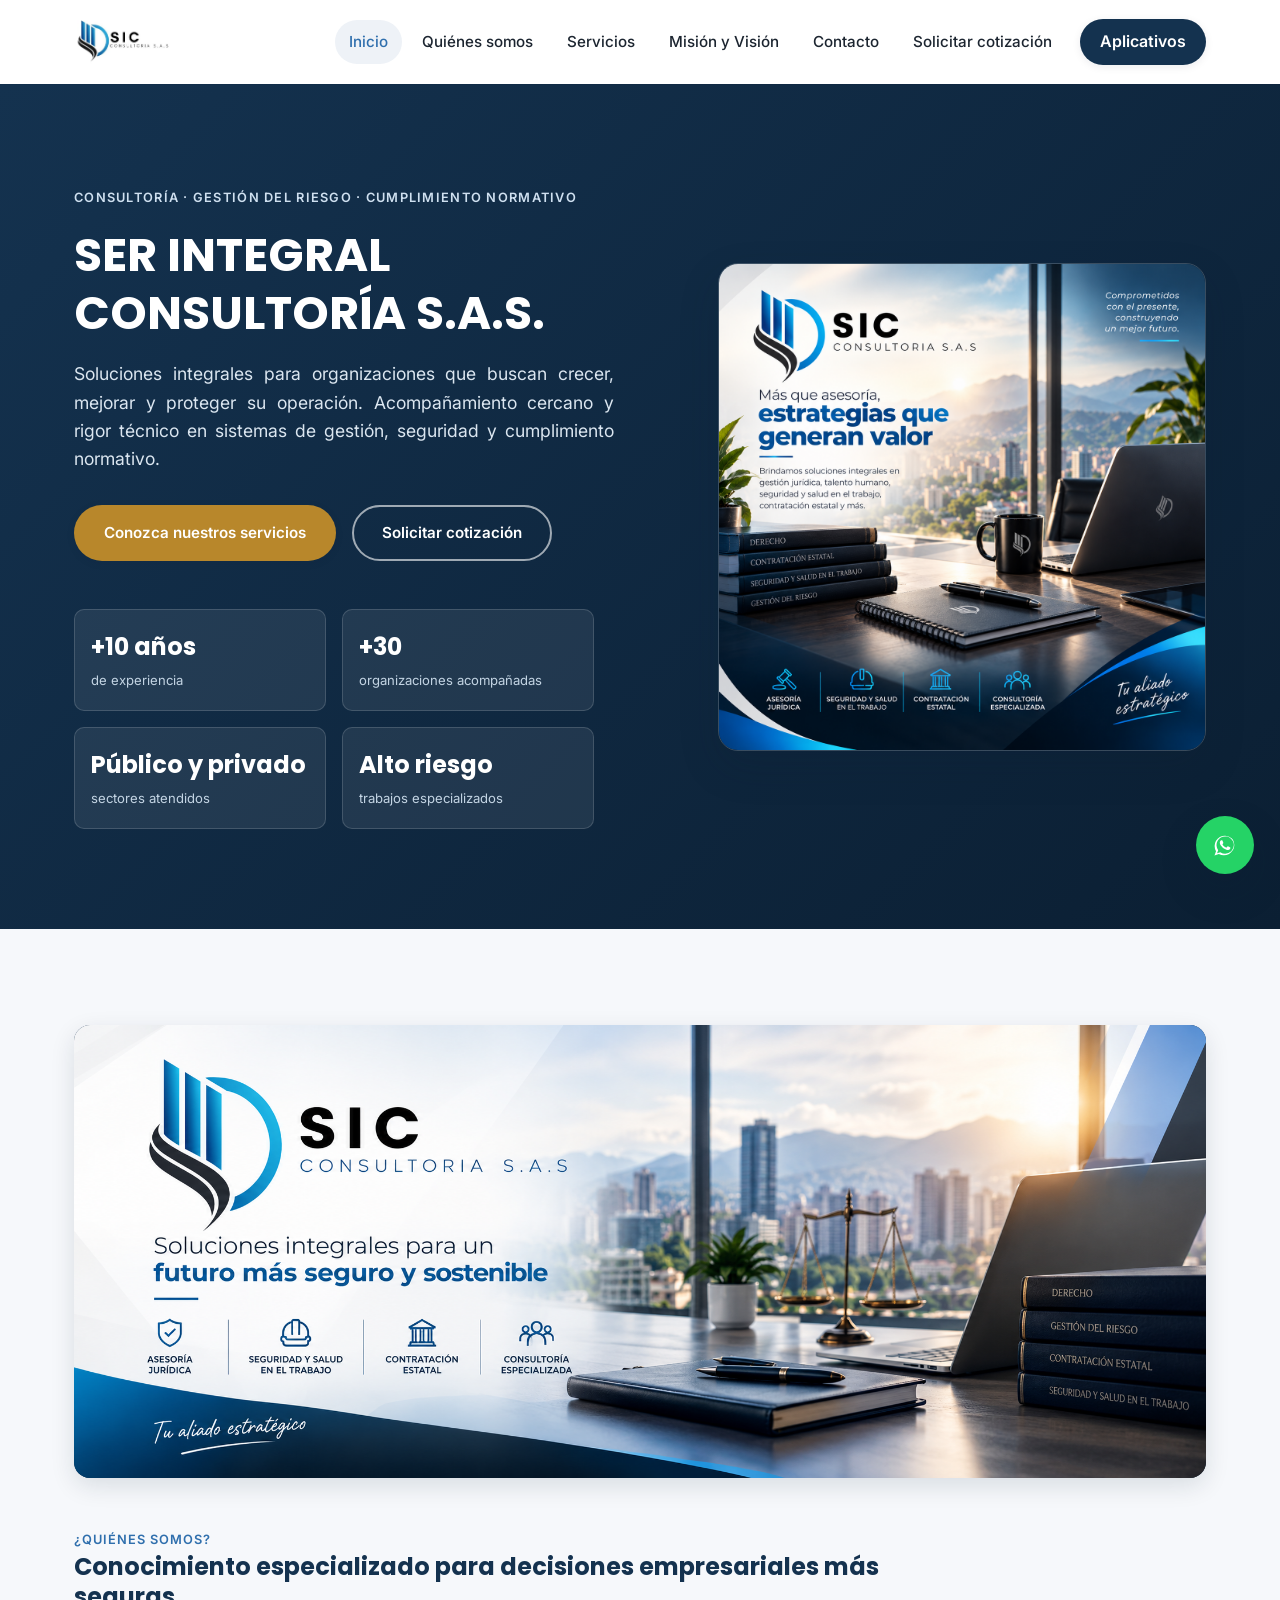
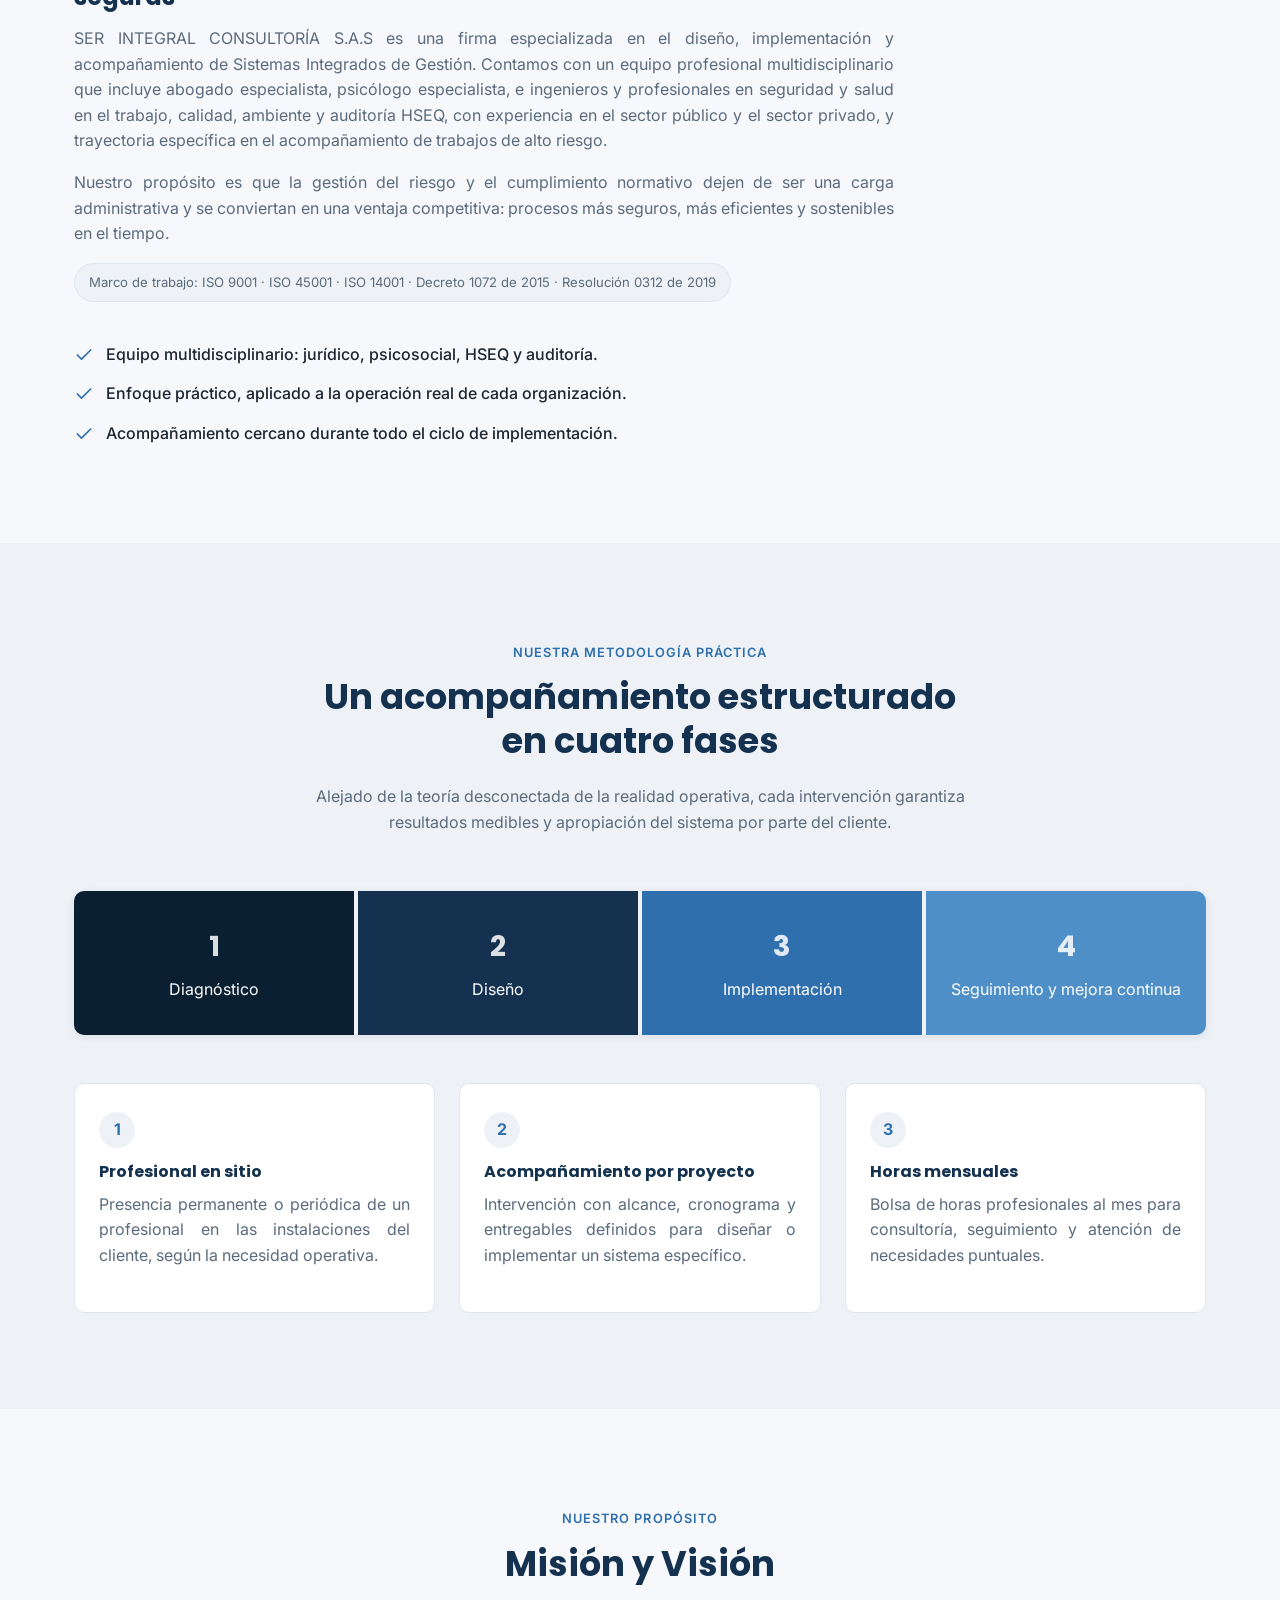
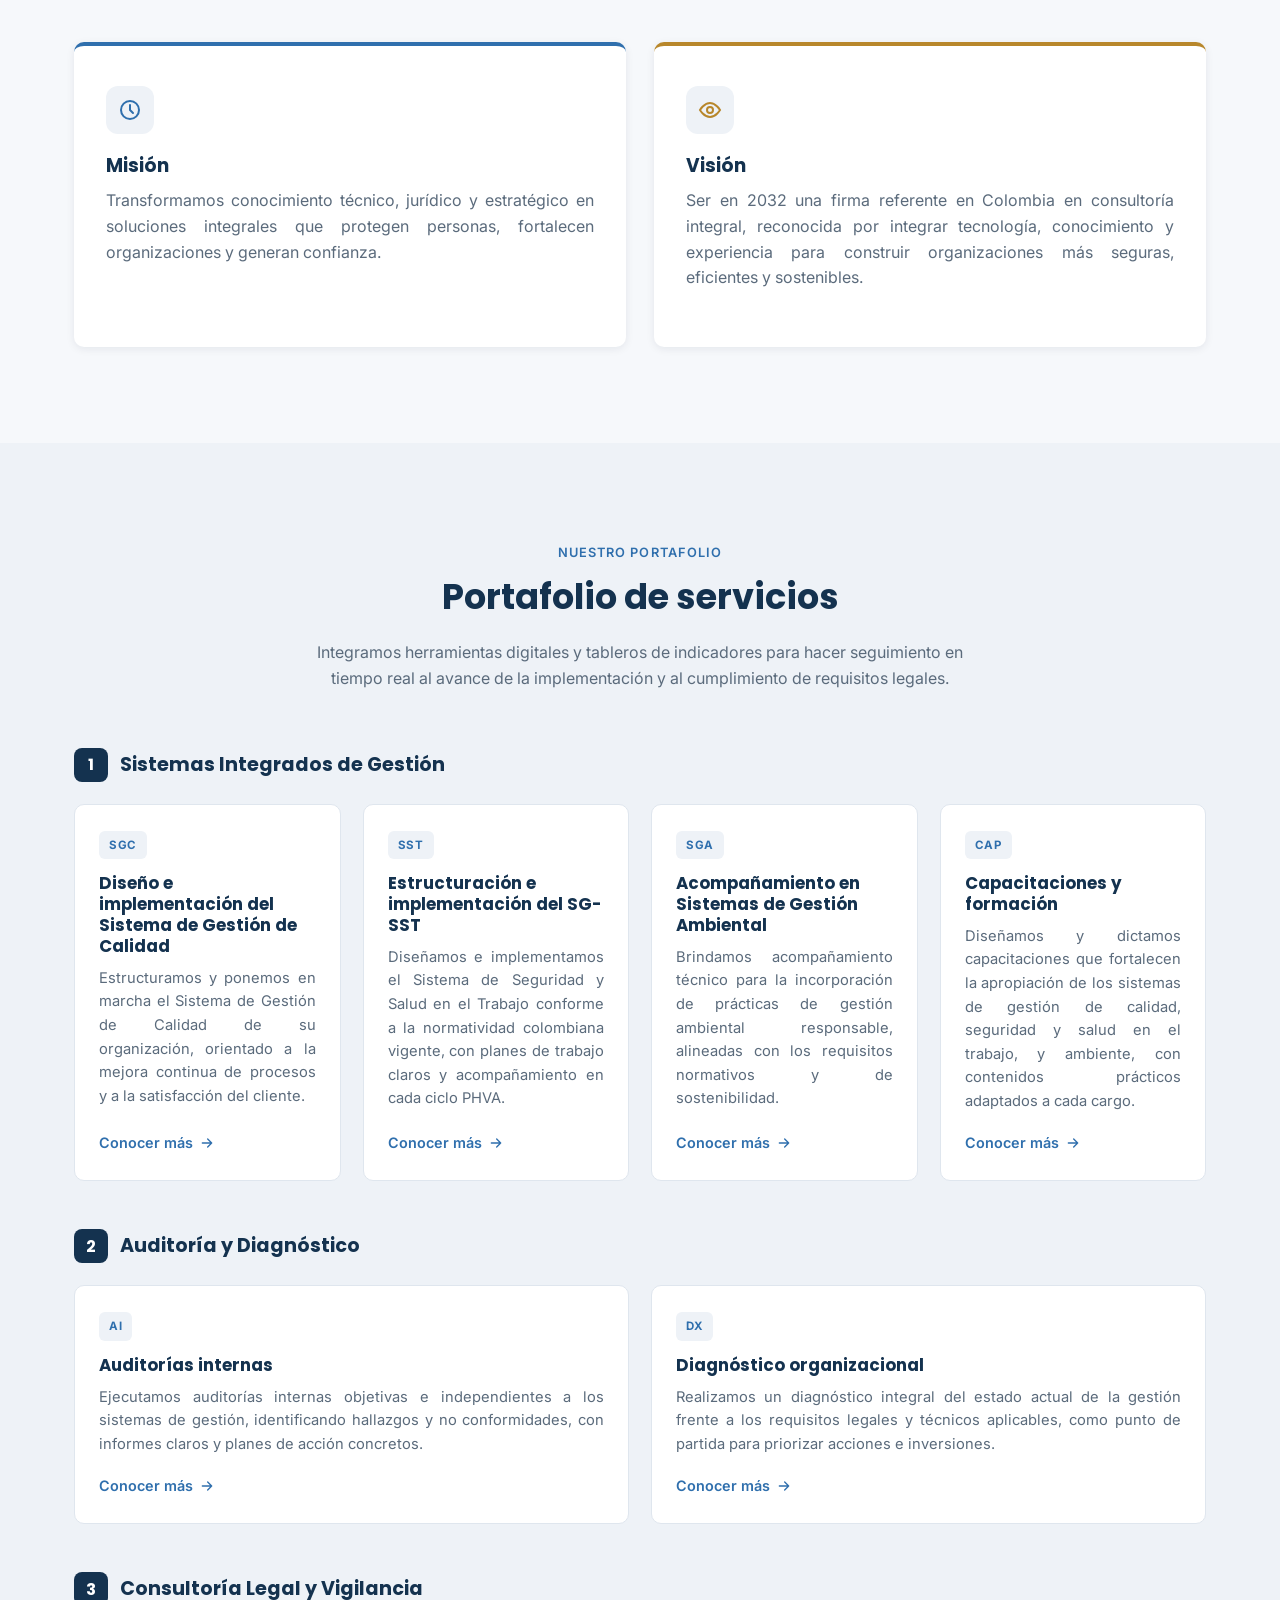
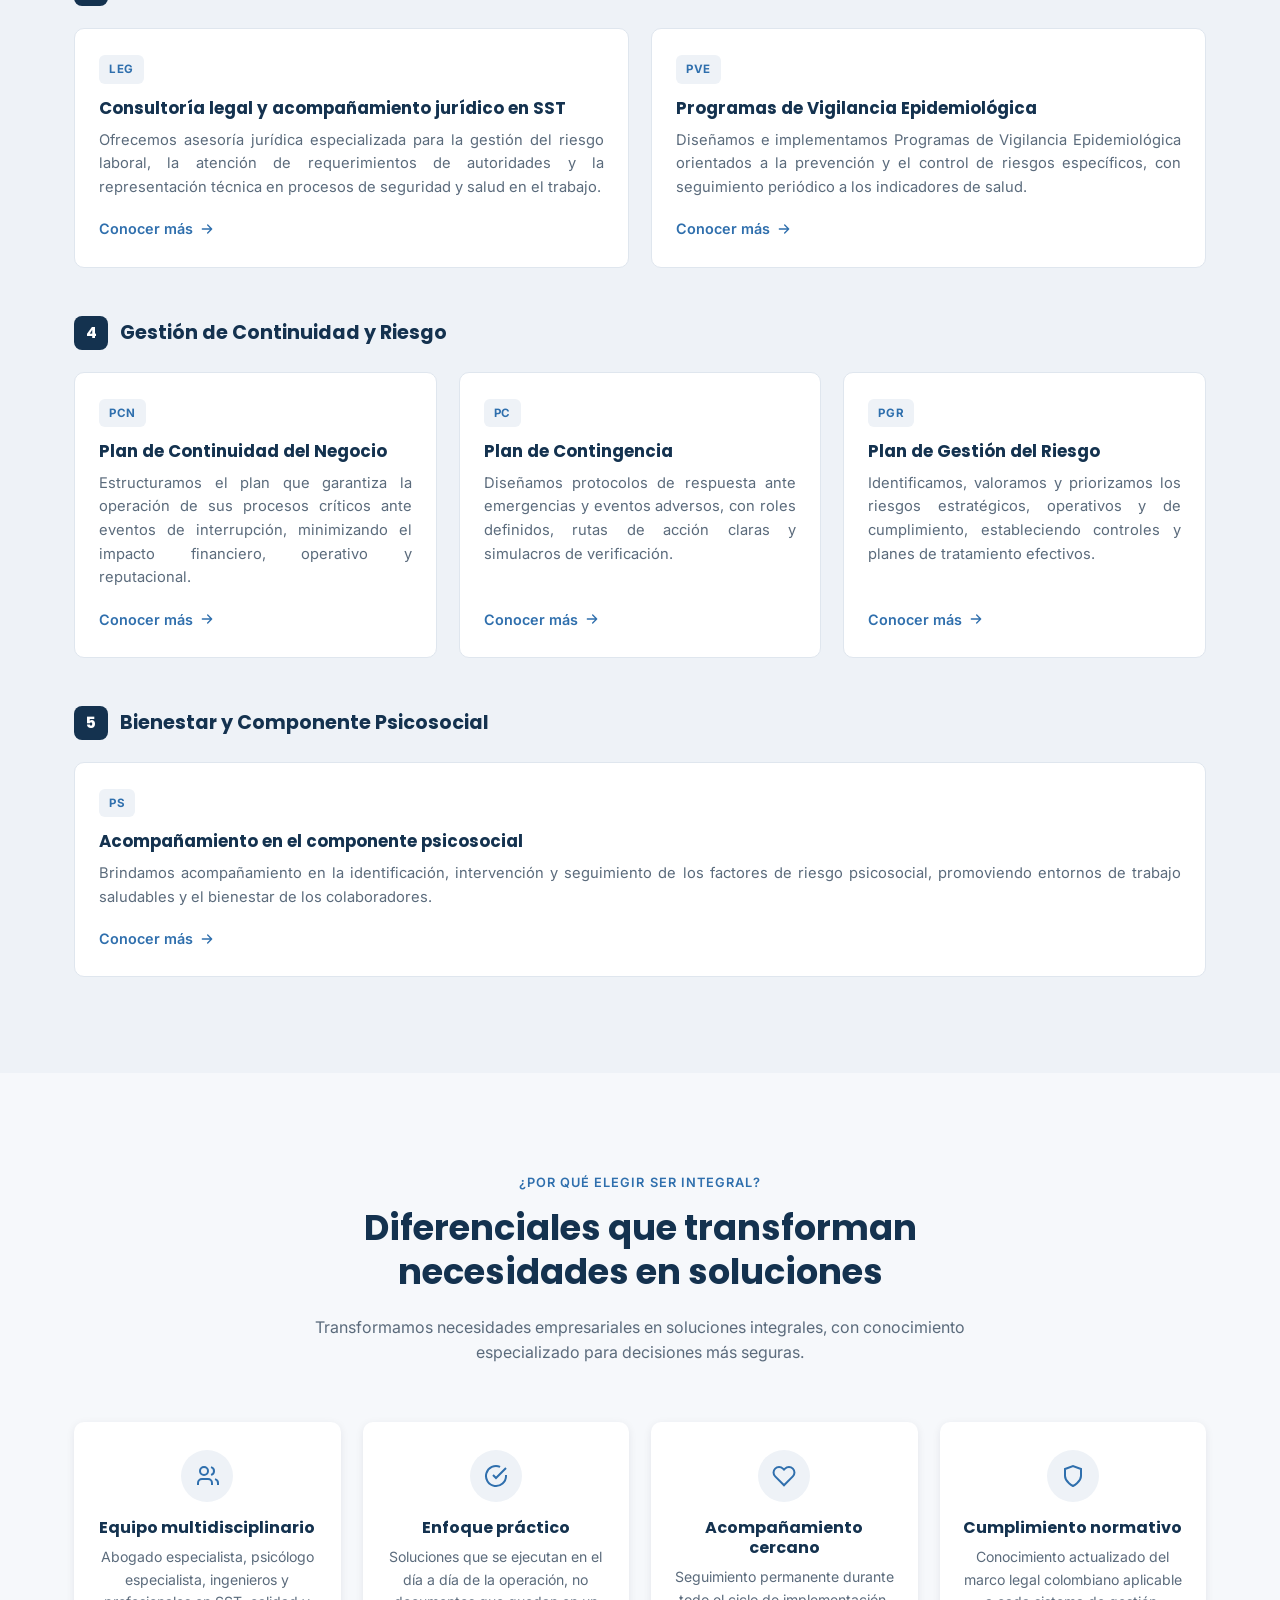
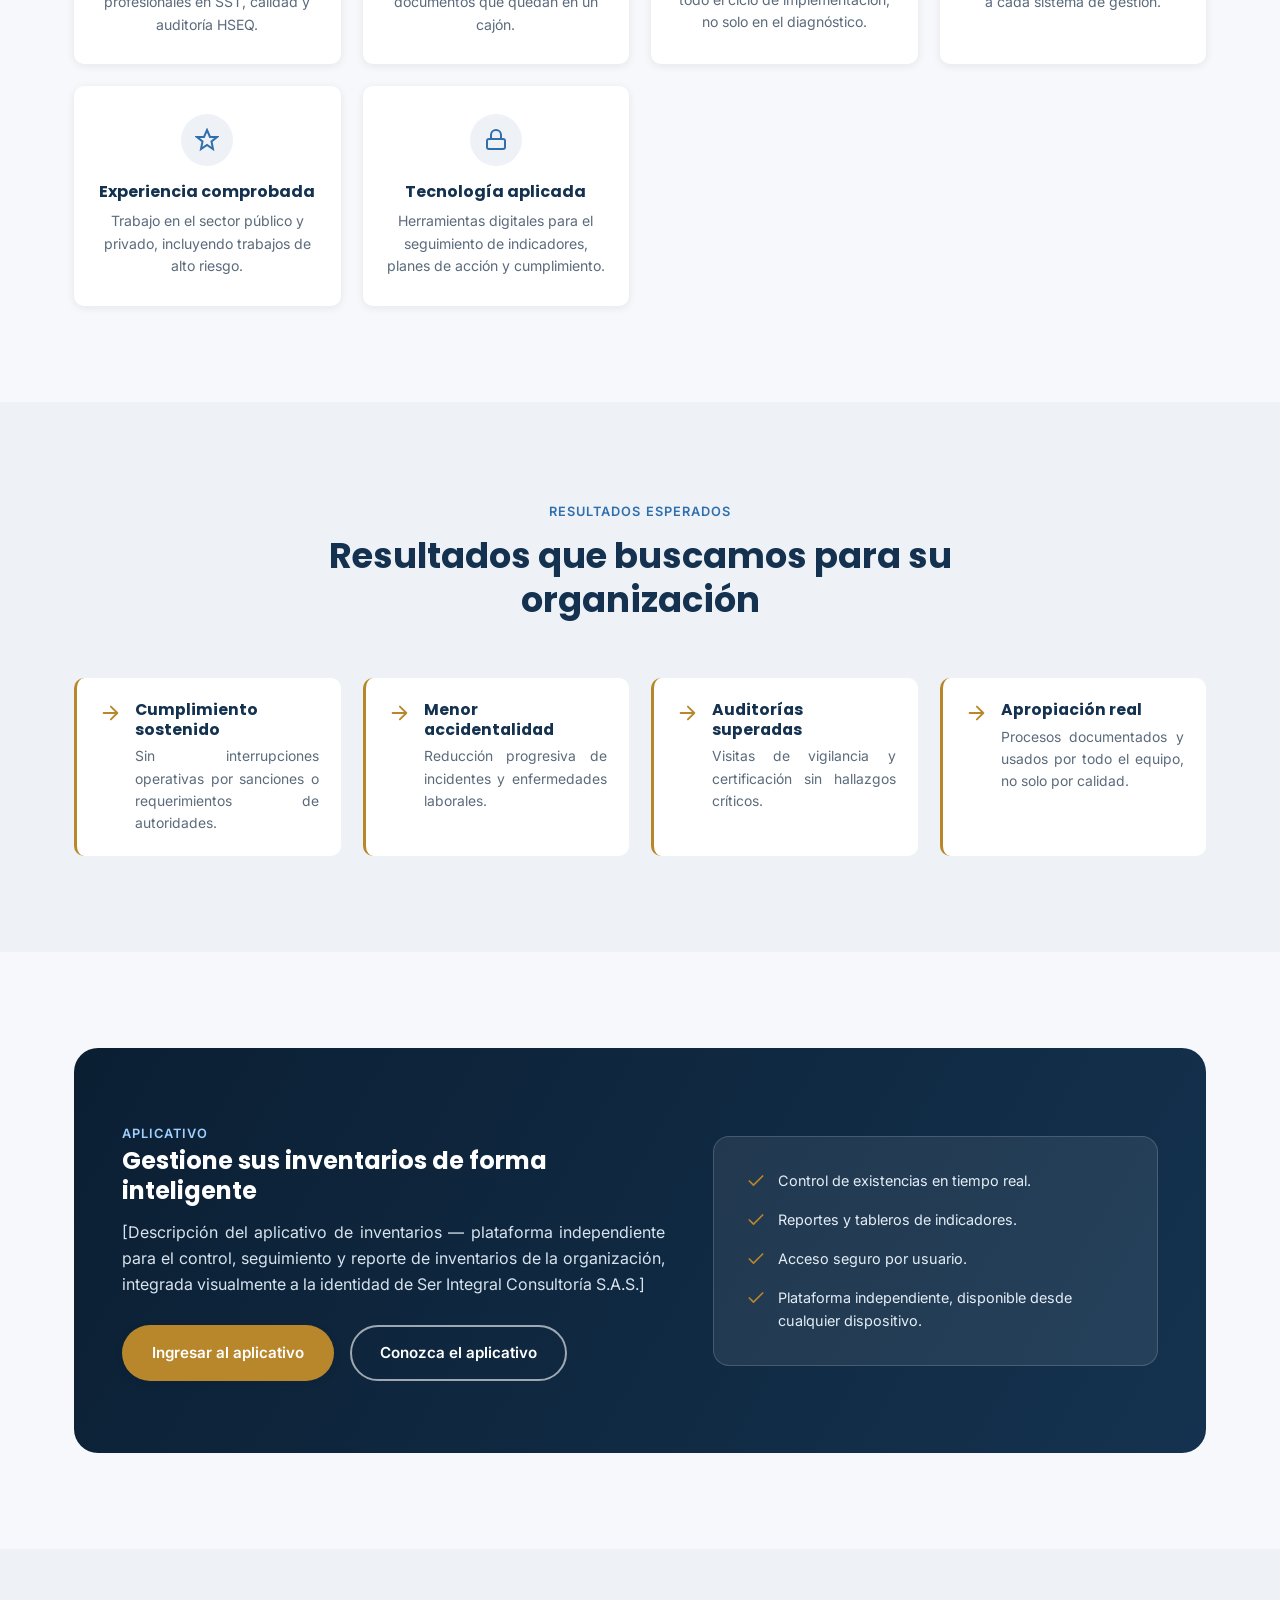
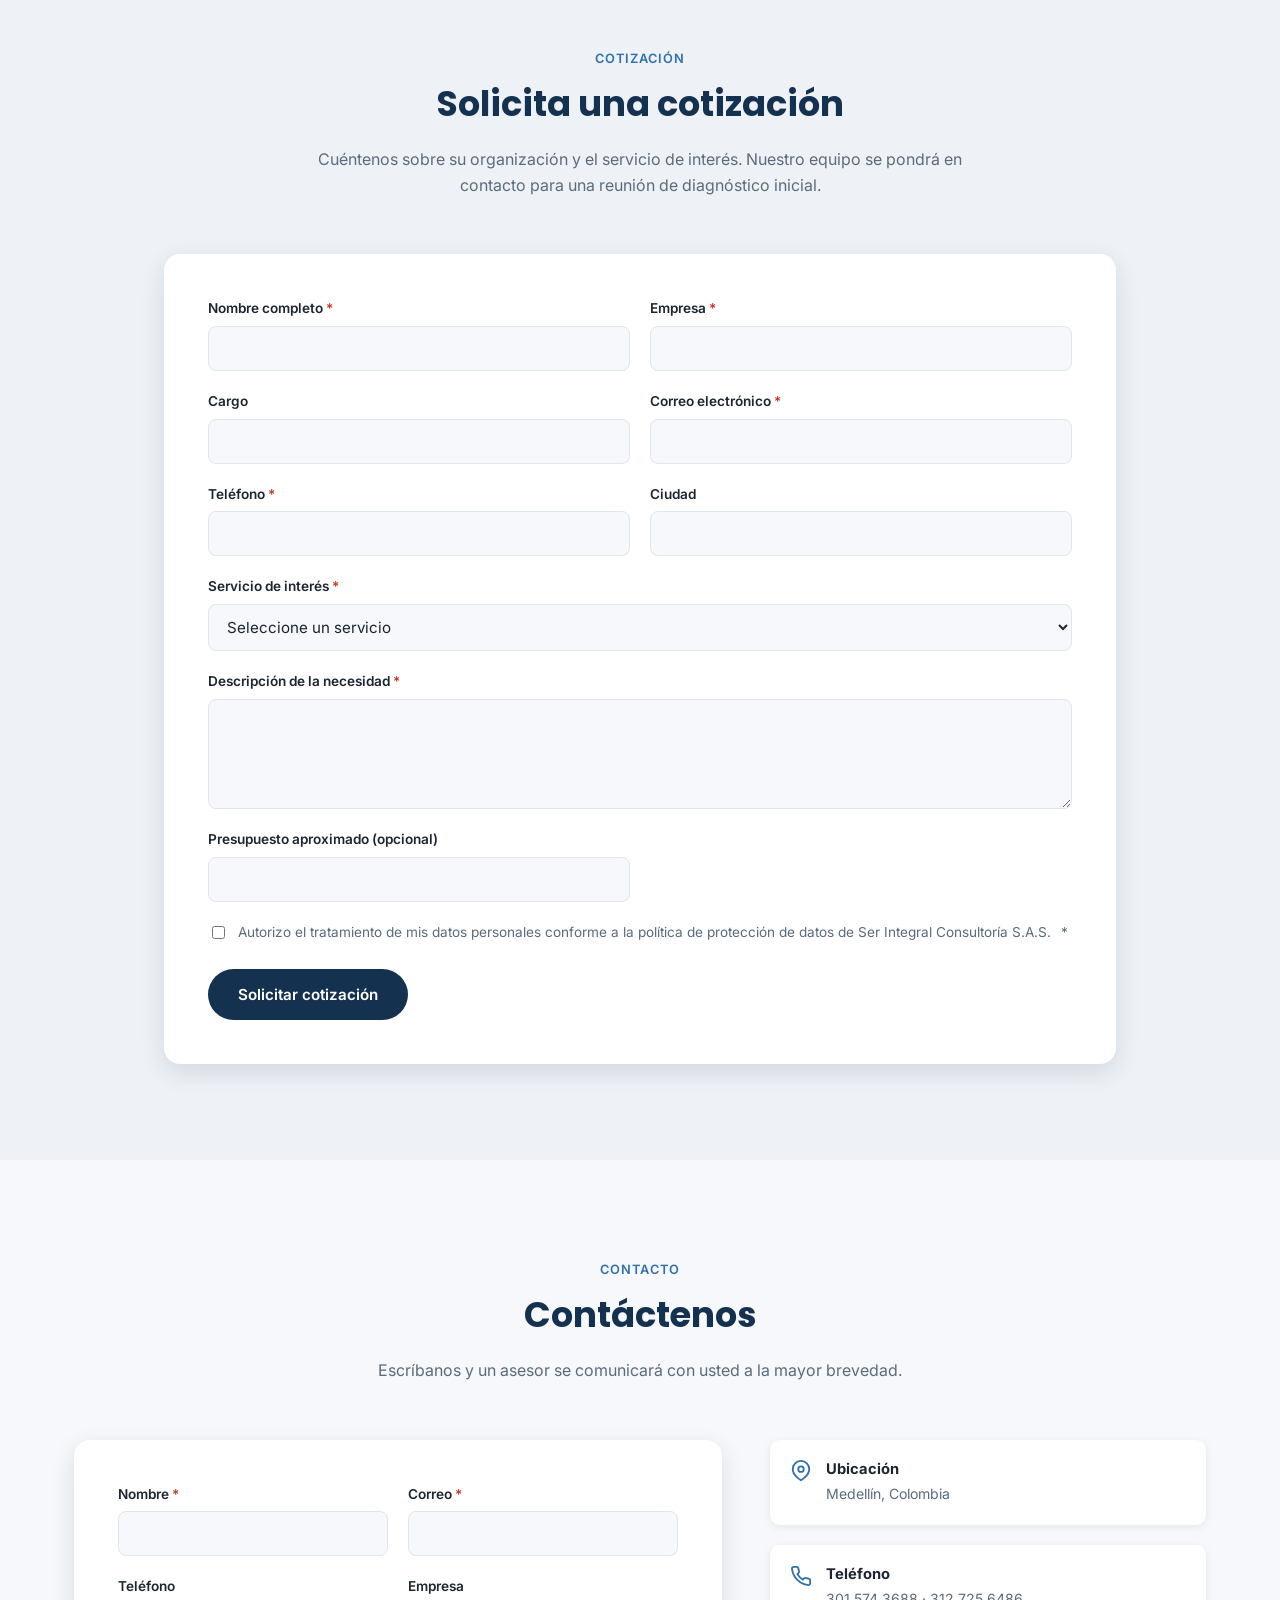
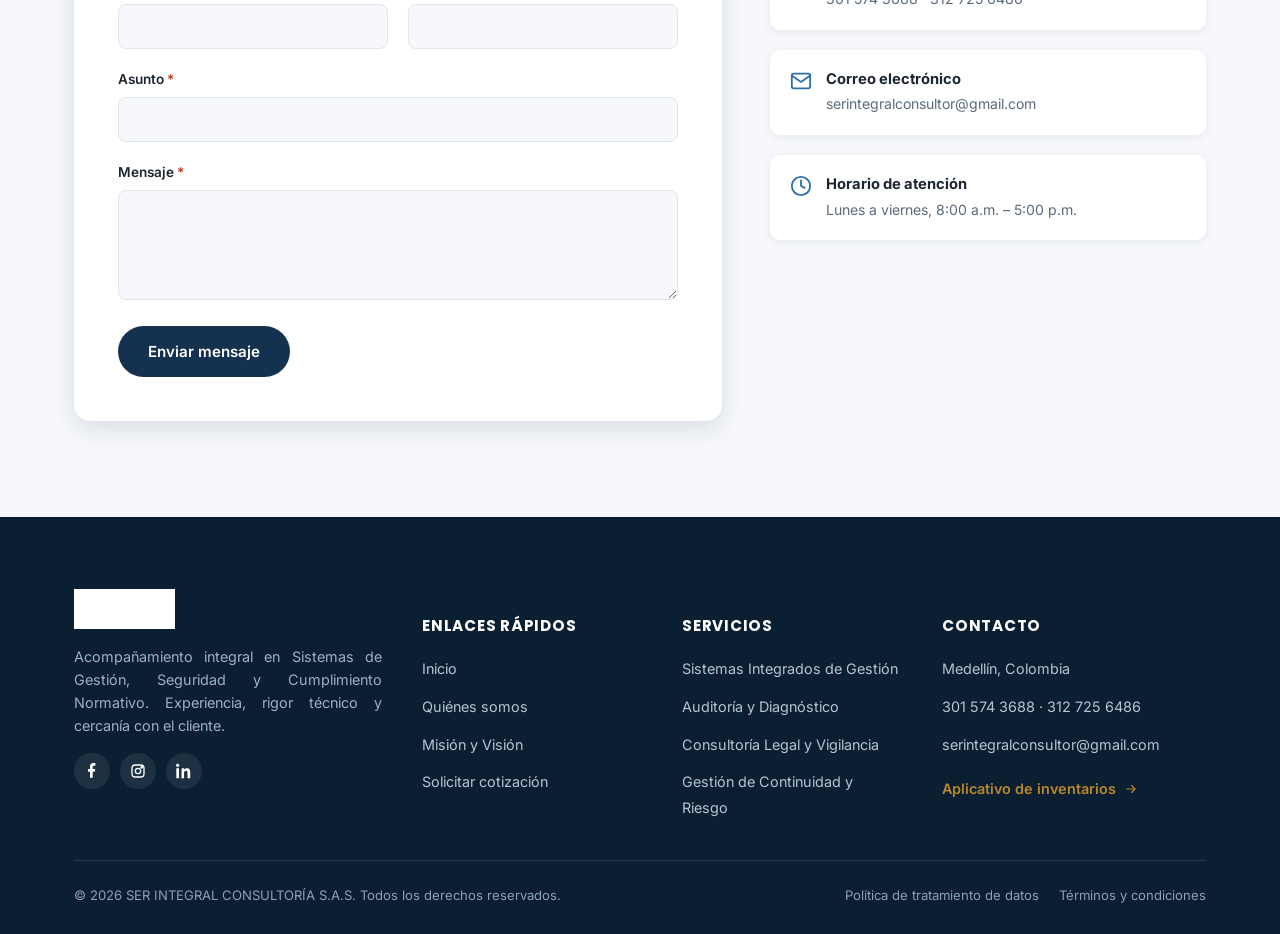
<file: index.html>
<!DOCTYPE html>
<html lang="es">
<head>
  <meta charset="UTF-8" />
  <meta name="viewport" content="width=device-width, initial-scale=1.0" />
  <title>Ser Integral Consultoría S.A.S. | Soluciones Integrales Empresariales</title>
  <meta name="description" content="Ser Integral Consultoría S.A.S. ofrece servicios profesionales de consultoría, asesoría, gestión empresarial, seguridad, SST y soluciones integrales para organizaciones." />
  <meta name="keywords" content="consultoría empresarial, SG-SST, sistemas de gestión, seguridad y salud en el trabajo, ISO 9001, ISO 45001, ISO 14001, gestión del riesgo, Medellín, Colombia" />
  <meta name="author" content="Ser Integral Consultoría S.A.S" />

  <!-- Open Graph -->
  <meta property="og:type" content="website" />
  <meta property="og:title" content="Ser Integral Consultoría S.A.S. | Soluciones Integrales Empresariales" />
  <meta property="og:description" content="Acompañamiento integral en Sistemas de Gestión, Seguridad y Cumplimiento Normativo. Experiencia, rigor técnico y cercanía con el cliente." />
  <meta property="og:image" content="assets/logos/logo-sic.jpeg" />
  <meta property="og:locale" content="es_CO" />

  <link rel="icon" href="assets/logos/logo-sic.jpeg" type="image/jpeg" />

  <!-- Google Fonts (con fallback a fuentes de sistema si no está disponible) -->
  <link rel="preconnect" href="https://fonts.googleapis.com">
  <link href="https://fonts.googleapis.com/css2?family=Inter:wght@400;500;600;700&family=Poppins:wght@600;700&display=swap" rel="stylesheet">

  <link rel="stylesheet" href="css/styles.css?v=3" />
</head>
<body>

  <!-- ===================== HEADER ===================== -->
  <header class="site-header">
    <div class="container header-inner">
      <a href="#inicio" class="brand" aria-label="Ser Integral Consultoría S.A.S. — Inicio">
        <img src="assets/logos/logo-sic.jpeg" alt="Logo de Ser Integral Consultoría S.A.S." />
      </a>

      <nav class="main-nav" aria-label="Navegación principal">
        <a class="nav-link" href="#inicio">Inicio</a>
        <a class="nav-link" href="#quienes-somos">Quiénes somos</a>
        <a class="nav-link" href="#servicios">Servicios</a>
        <a class="nav-link" href="#mision-vision">Misión y Visión</a>
        <a class="nav-link" href="#contacto">Contacto</a>
        <a class="nav-link" href="#cotizacion">Solicitar cotización</a>
        <a class="nav-app-btn" href="#" data-inventory-link>Aplicativos</a>
      </nav>

      <button class="nav-toggle" aria-label="Abrir menú" aria-expanded="false">
        <span></span><span></span><span></span>
      </button>
    </div>
  </header>

  <main>
    <!-- ===================== HERO ===================== -->
    <section id="inicio" class="hero">
      <div class="container hero-inner">
        <div class="hero-text">
          <span class="eyebrow">Consultoría · Gestión del riesgo · Cumplimiento normativo</span>
          <h1>SER INTEGRAL CONSULTORÍA S.A.S.</h1>
          <p class="lead">Soluciones integrales para organizaciones que buscan crecer, mejorar y proteger su operación. Acompañamiento cercano y rigor técnico en sistemas de gestión, seguridad y cumplimiento normativo.</p>
          <div class="hero-actions">
            <a href="#servicios" class="btn btn-primary">Conozca nuestros servicios</a>
            <a href="#cotizacion" class="btn btn-outline">Solicitar cotización</a>
          </div>

          <div class="hero-stats">
            <div class="stat-card">
              <span class="stat-number">+10 años</span>
              <span class="stat-label">de experiencia</span>
            </div>
            <div class="stat-card">
              <span class="stat-number">+30</span>
              <span class="stat-label">organizaciones acompañadas</span>
            </div>
            <div class="stat-card">
              <span class="stat-number">Público y privado</span>
              <span class="stat-label">sectores atendidos</span>
            </div>
            <div class="stat-card">
              <span class="stat-number">Alto riesgo</span>
              <span class="stat-label">trabajos especializados</span>
            </div>
          </div>
        </div>

        <div class="hero-visual">
          <div class="visual-frame">
            <img src="assets/img/hero-institucional.png" alt="Ser Integral Consultoría S.A.S. — más que asesoría, estrategias que generan valor: gestión jurídica, talento humano, seguridad y salud en el trabajo, contratación estatal" />
          </div>
        </div>
      </div>
    </section>

    <!-- ===================== QUIÉNES SOMOS ===================== -->
    <section id="quienes-somos">
      <div class="container">
        <div class="about-banner reveal">
          <img src="assets/img/institucional-banner.png" alt="Ser Integral Consultoría S.A.S. — soluciones integrales para un futuro más seguro y sostenible: asesoría jurídica, seguridad y salud en el trabajo, contratación estatal y consultoría especializada" />
        </div>

        <div class="about-content reveal">
          <span class="eyebrow" style="color:var(--secondary);font-weight:600;letter-spacing:.08em;text-transform:uppercase;font-size:.8rem;">¿Quiénes somos?</span>
          <h2>Conocimiento especializado para decisiones empresariales más seguras</h2>
          <p>SER INTEGRAL CONSULTORÍA S.A.S es una firma especializada en el diseño, implementación y acompañamiento de Sistemas Integrados de Gestión. Contamos con un equipo profesional multidisciplinario que incluye abogado especialista, psicólogo especialista, e ingenieros y profesionales en seguridad y salud en el trabajo, calidad, ambiente y auditoría HSEQ, con experiencia en el sector público y el sector privado, y trayectoria específica en el acompañamiento de trabajos de alto riesgo.</p>
          <p>Nuestro propósito es que la gestión del riesgo y el cumplimiento normativo dejen de ser una carga administrativa y se conviertan en una ventaja competitiva: procesos más seguros, más eficientes y sostenibles en el tiempo.</p>

          <span class="badge-framework">Marco de trabajo: ISO 9001 · ISO 45001 · ISO 14001 · Decreto 1072 de 2015 · Resolución 0312 de 2019</span>

          <ul class="about-list">
            <li>
              <svg width="20" height="20" viewBox="0 0 24 24" fill="none" stroke="currentColor" stroke-width="2"><path d="M20 6L9 17l-5-5" stroke-linecap="round" stroke-linejoin="round"/></svg>
              Equipo multidisciplinario: jurídico, psicosocial, HSEQ y auditoría.
            </li>
            <li>
              <svg width="20" height="20" viewBox="0 0 24 24" fill="none" stroke="currentColor" stroke-width="2"><path d="M20 6L9 17l-5-5" stroke-linecap="round" stroke-linejoin="round"/></svg>
              Enfoque práctico, aplicado a la operación real de cada organización.
            </li>
            <li>
              <svg width="20" height="20" viewBox="0 0 24 24" fill="none" stroke="currentColor" stroke-width="2"><path d="M20 6L9 17l-5-5" stroke-linecap="round" stroke-linejoin="round"/></svg>
              Acompañamiento cercano durante todo el ciclo de implementación.
            </li>
          </ul>
        </div>
      </div>
    </section>

    <!-- ===================== METODOLOGÍA Y MODALIDADES ===================== -->
    <section class="section-alt">
      <div class="container">
        <div class="section-header reveal">
          <span class="eyebrow">Nuestra metodología práctica</span>
          <h2>Un acompañamiento estructurado en cuatro fases</h2>
          <p>Alejado de la teoría desconectada de la realidad operativa, cada intervención garantiza resultados medibles y apropiación del sistema por parte del cliente.</p>
        </div>

        <div class="methodology-steps reveal">
          <div class="step"><span class="step-number">1</span>Diagnóstico</div>
          <div class="step"><span class="step-number">2</span>Diseño</div>
          <div class="step"><span class="step-number">3</span>Implementación</div>
          <div class="step"><span class="step-number">4</span>Seguimiento y mejora continua</div>
        </div>

        <div class="modalities-grid">
          <div class="modality-card reveal">
            <span class="modality-number">1</span>
            <h4>Profesional en sitio</h4>
            <p>Presencia permanente o periódica de un profesional en las instalaciones del cliente, según la necesidad operativa.</p>
          </div>
          <div class="modality-card reveal">
            <span class="modality-number">2</span>
            <h4>Acompañamiento por proyecto</h4>
            <p>Intervención con alcance, cronograma y entregables definidos para diseñar o implementar un sistema específico.</p>
          </div>
          <div class="modality-card reveal">
            <span class="modality-number">3</span>
            <h4>Horas mensuales</h4>
            <p>Bolsa de horas profesionales al mes para consultoría, seguimiento y atención de necesidades puntuales.</p>
          </div>
        </div>
      </div>
    </section>

    <!-- ===================== MISIÓN Y VISIÓN ===================== -->
    <section id="mision-vision">
      <div class="container">
        <div class="section-header reveal">
          <span class="eyebrow">Nuestro propósito</span>
          <h2>Misión y Visión</h2>
        </div>

        <div class="mv-grid">
          <div class="mv-card reveal">
            <div class="mv-icon">
              <svg width="24" height="24" viewBox="0 0 24 24" fill="none" stroke="currentColor" stroke-width="2"><circle cx="12" cy="12" r="9"/><path d="M12 7v5l3 3" stroke-linecap="round" stroke-linejoin="round"/></svg>
            </div>
            <h3>Misión</h3>
            <p>Transformamos conocimiento técnico, jurídico y estratégico en soluciones integrales que protegen personas, fortalecen organizaciones y generan confianza.</p>
          </div>

          <div class="mv-card reveal">
            <div class="mv-icon">
              <svg width="24" height="24" viewBox="0 0 24 24" fill="none" stroke="currentColor" stroke-width="2"><path d="M2 12s4-7 10-7 10 7 10 7-4 7-10 7-10-7-10-7z"/><circle cx="12" cy="12" r="3"/></svg>
            </div>
            <h3>Visión</h3>
            <p>Ser en 2032 una firma referente en Colombia en consultoría integral, reconocida por integrar tecnología, conocimiento y experiencia para construir organizaciones más seguras, eficientes y sostenibles.</p>
          </div>
        </div>
      </div>
    </section>

    <!-- ===================== SERVICIOS ===================== -->
    <section id="servicios" class="section-alt">
      <div class="container">
        <div class="section-header reveal">
          <span class="eyebrow">Nuestro portafolio</span>
          <h2>Portafolio de servicios</h2>
          <p>Integramos herramientas digitales y tableros de indicadores para hacer seguimiento en tiempo real al avance de la implementación y al cumplimiento de requisitos legales.</p>
        </div>

        <div class="services-groups">

          <!-- Grupo 1 -->
          <div class="service-group reveal">
            <div class="service-group-title">
              <span class="group-index">1</span>
              <h3>Sistemas Integrados de Gestión</h3>
            </div>
            <div class="services-grid">
              <article class="service-card">
                <span class="service-tag">SGC</span>
                <h4>Diseño e implementación del Sistema de Gestión de Calidad</h4>
                <p>Estructuramos y ponemos en marcha el Sistema de Gestión de Calidad de su organización, orientado a la mejora continua de procesos y a la satisfacción del cliente.</p>
                <a class="service-link" href="#cotizacion">Conocer más <svg width="16" height="16" viewBox="0 0 24 24" fill="none" stroke="currentColor" stroke-width="2"><path d="M5 12h14M13 6l6 6-6 6" stroke-linecap="round" stroke-linejoin="round"/></svg></a>
              </article>
              <article class="service-card">
                <span class="service-tag">SST</span>
                <h4>Estructuración e implementación del SG-SST</h4>
                <p>Diseñamos e implementamos el Sistema de Seguridad y Salud en el Trabajo conforme a la normatividad colombiana vigente, con planes de trabajo claros y acompañamiento en cada ciclo PHVA.</p>
                <a class="service-link" href="#cotizacion">Conocer más <svg width="16" height="16" viewBox="0 0 24 24" fill="none" stroke="currentColor" stroke-width="2"><path d="M5 12h14M13 6l6 6-6 6" stroke-linecap="round" stroke-linejoin="round"/></svg></a>
              </article>
              <article class="service-card">
                <span class="service-tag">SGA</span>
                <h4>Acompañamiento en Sistemas de Gestión Ambiental</h4>
                <p>Brindamos acompañamiento técnico para la incorporación de prácticas de gestión ambiental responsable, alineadas con los requisitos normativos y de sostenibilidad.</p>
                <a class="service-link" href="#cotizacion">Conocer más <svg width="16" height="16" viewBox="0 0 24 24" fill="none" stroke="currentColor" stroke-width="2"><path d="M5 12h14M13 6l6 6-6 6" stroke-linecap="round" stroke-linejoin="round"/></svg></a>
              </article>
              <article class="service-card">
                <span class="service-tag">CAP</span>
                <h4>Capacitaciones y formación</h4>
                <p>Diseñamos y dictamos capacitaciones que fortalecen la apropiación de los sistemas de gestión de calidad, seguridad y salud en el trabajo, y ambiente, con contenidos prácticos adaptados a cada cargo.</p>
                <a class="service-link" href="#cotizacion">Conocer más <svg width="16" height="16" viewBox="0 0 24 24" fill="none" stroke="currentColor" stroke-width="2"><path d="M5 12h14M13 6l6 6-6 6" stroke-linecap="round" stroke-linejoin="round"/></svg></a>
              </article>
            </div>
          </div>

          <!-- Grupo 2 -->
          <div class="service-group reveal">
            <div class="service-group-title">
              <span class="group-index">2</span>
              <h3>Auditoría y Diagnóstico</h3>
            </div>
            <div class="services-grid">
              <article class="service-card">
                <span class="service-tag">AI</span>
                <h4>Auditorías internas</h4>
                <p>Ejecutamos auditorías internas objetivas e independientes a los sistemas de gestión, identificando hallazgos y no conformidades, con informes claros y planes de acción concretos.</p>
                <a class="service-link" href="#cotizacion">Conocer más <svg width="16" height="16" viewBox="0 0 24 24" fill="none" stroke="currentColor" stroke-width="2"><path d="M5 12h14M13 6l6 6-6 6" stroke-linecap="round" stroke-linejoin="round"/></svg></a>
              </article>
              <article class="service-card">
                <span class="service-tag">DX</span>
                <h4>Diagnóstico organizacional</h4>
                <p>Realizamos un diagnóstico integral del estado actual de la gestión frente a los requisitos legales y técnicos aplicables, como punto de partida para priorizar acciones e inversiones.</p>
                <a class="service-link" href="#cotizacion">Conocer más <svg width="16" height="16" viewBox="0 0 24 24" fill="none" stroke="currentColor" stroke-width="2"><path d="M5 12h14M13 6l6 6-6 6" stroke-linecap="round" stroke-linejoin="round"/></svg></a>
              </article>
            </div>
          </div>

          <!-- Grupo 3 -->
          <div class="service-group reveal">
            <div class="service-group-title">
              <span class="group-index">3</span>
              <h3>Consultoría Legal y Vigilancia</h3>
            </div>
            <div class="services-grid">
              <article class="service-card">
                <span class="service-tag">LEG</span>
                <h4>Consultoría legal y acompañamiento jurídico en SST</h4>
                <p>Ofrecemos asesoría jurídica especializada para la gestión del riesgo laboral, la atención de requerimientos de autoridades y la representación técnica en procesos de seguridad y salud en el trabajo.</p>
                <a class="service-link" href="#cotizacion">Conocer más <svg width="16" height="16" viewBox="0 0 24 24" fill="none" stroke="currentColor" stroke-width="2"><path d="M5 12h14M13 6l6 6-6 6" stroke-linecap="round" stroke-linejoin="round"/></svg></a>
              </article>
              <article class="service-card">
                <span class="service-tag">PVE</span>
                <h4>Programas de Vigilancia Epidemiológica</h4>
                <p>Diseñamos e implementamos Programas de Vigilancia Epidemiológica orientados a la prevención y el control de riesgos específicos, con seguimiento periódico a los indicadores de salud.</p>
                <a class="service-link" href="#cotizacion">Conocer más <svg width="16" height="16" viewBox="0 0 24 24" fill="none" stroke="currentColor" stroke-width="2"><path d="M5 12h14M13 6l6 6-6 6" stroke-linecap="round" stroke-linejoin="round"/></svg></a>
              </article>
            </div>
          </div>

          <!-- Grupo 4 -->
          <div class="service-group reveal">
            <div class="service-group-title">
              <span class="group-index">4</span>
              <h3>Gestión de Continuidad y Riesgo</h3>
            </div>
            <div class="services-grid">
              <article class="service-card">
                <span class="service-tag">PCN</span>
                <h4>Plan de Continuidad del Negocio</h4>
                <p>Estructuramos el plan que garantiza la operación de sus procesos críticos ante eventos de interrupción, minimizando el impacto financiero, operativo y reputacional.</p>
                <a class="service-link" href="#cotizacion">Conocer más <svg width="16" height="16" viewBox="0 0 24 24" fill="none" stroke="currentColor" stroke-width="2"><path d="M5 12h14M13 6l6 6-6 6" stroke-linecap="round" stroke-linejoin="round"/></svg></a>
              </article>
              <article class="service-card">
                <span class="service-tag">PC</span>
                <h4>Plan de Contingencia</h4>
                <p>Diseñamos protocolos de respuesta ante emergencias y eventos adversos, con roles definidos, rutas de acción claras y simulacros de verificación.</p>
                <a class="service-link" href="#cotizacion">Conocer más <svg width="16" height="16" viewBox="0 0 24 24" fill="none" stroke="currentColor" stroke-width="2"><path d="M5 12h14M13 6l6 6-6 6" stroke-linecap="round" stroke-linejoin="round"/></svg></a>
              </article>
              <article class="service-card">
                <span class="service-tag">PGR</span>
                <h4>Plan de Gestión del Riesgo</h4>
                <p>Identificamos, valoramos y priorizamos los riesgos estratégicos, operativos y de cumplimiento, estableciendo controles y planes de tratamiento efectivos.</p>
                <a class="service-link" href="#cotizacion">Conocer más <svg width="16" height="16" viewBox="0 0 24 24" fill="none" stroke="currentColor" stroke-width="2"><path d="M5 12h14M13 6l6 6-6 6" stroke-linecap="round" stroke-linejoin="round"/></svg></a>
              </article>
            </div>
          </div>

          <!-- Grupo 5 -->
          <div class="service-group reveal">
            <div class="service-group-title">
              <span class="group-index">5</span>
              <h3>Bienestar y Componente Psicosocial</h3>
            </div>
            <div class="services-grid">
              <article class="service-card">
                <span class="service-tag">PS</span>
                <h4>Acompañamiento en el componente psicosocial</h4>
                <p>Brindamos acompañamiento en la identificación, intervención y seguimiento de los factores de riesgo psicosocial, promoviendo entornos de trabajo saludables y el bienestar de los colaboradores.</p>
                <a class="service-link" href="#cotizacion">Conocer más <svg width="16" height="16" viewBox="0 0 24 24" fill="none" stroke="currentColor" stroke-width="2"><path d="M5 12h14M13 6l6 6-6 6" stroke-linecap="round" stroke-linejoin="round"/></svg></a>
              </article>
            </div>
          </div>

        </div>
      </div>
    </section>

    <!-- ===================== ¿POR QUÉ ELEGIRNOS? ===================== -->
    <section id="diferenciales">
      <div class="container">
        <div class="section-header reveal">
          <span class="eyebrow">¿Por qué elegir Ser Integral?</span>
          <h2>Diferenciales que transforman necesidades en soluciones</h2>
          <p>Transformamos necesidades empresariales en soluciones integrales, con conocimiento especializado para decisiones más seguras.</p>
        </div>

        <div class="diff-grid">
          <div class="diff-card reveal">
            <div class="diff-icon"><svg width="24" height="24" viewBox="0 0 24 24" fill="none" stroke="currentColor" stroke-width="2"><path d="M17 21v-2a4 4 0 00-4-4H7a4 4 0 00-4 4v2"/><circle cx="9" cy="7" r="4"/><path d="M23 21v-2a4 4 0 00-3-3.87M16 3.13a4 4 0 010 7.75"/></svg></div>
            <h4>Equipo multidisciplinario</h4>
            <p>Abogado especialista, psicólogo especialista, ingenieros y profesionales en SST, calidad y auditoría HSEQ.</p>
          </div>
          <div class="diff-card reveal">
            <div class="diff-icon"><svg width="24" height="24" viewBox="0 0 24 24" fill="none" stroke="currentColor" stroke-width="2"><path d="M22 11.08V12a10 10 0 11-5.93-9.14"/><path d="M22 4L12 14.01l-3-3"/></svg></div>
            <h4>Enfoque práctico</h4>
            <p>Soluciones que se ejecutan en el día a día de la operación, no documentos que quedan en un cajón.</p>
          </div>
          <div class="diff-card reveal">
            <div class="diff-icon"><svg width="24" height="24" viewBox="0 0 24 24" fill="none" stroke="currentColor" stroke-width="2"><path d="M20.84 4.61a5.5 5.5 0 00-7.78 0L12 5.67l-1.06-1.06a5.5 5.5 0 10-7.78 7.78L12 21.23l8.84-8.84a5.5 5.5 0 000-7.78z"/></svg></div>
            <h4>Acompañamiento cercano</h4>
            <p>Seguimiento permanente durante todo el ciclo de implementación, no solo en el diagnóstico.</p>
          </div>
          <div class="diff-card reveal">
            <div class="diff-icon"><svg width="24" height="24" viewBox="0 0 24 24" fill="none" stroke="currentColor" stroke-width="2"><path d="M12 22s8-4 8-10V5l-8-3-8 3v7c0 6 8 10 8 10z"/></svg></div>
            <h4>Cumplimiento normativo</h4>
            <p>Conocimiento actualizado del marco legal colombiano aplicable a cada sistema de gestión.</p>
          </div>
          <div class="diff-card reveal">
            <div class="diff-icon"><svg width="24" height="24" viewBox="0 0 24 24" fill="none" stroke="currentColor" stroke-width="2"><path d="M12 2l3 7h7l-5.5 4.5L18 21l-6-4-6 4 1.5-7.5L2 9h7z"/></svg></div>
            <h4>Experiencia comprobada</h4>
            <p>Trabajo en el sector público y privado, incluyendo trabajos de alto riesgo.</p>
          </div>
          <div class="diff-card reveal">
            <div class="diff-icon"><svg width="24" height="24" viewBox="0 0 24 24" fill="none" stroke="currentColor" stroke-width="2"><rect x="3" y="11" width="18" height="10" rx="2"/><path d="M7 11V7a5 5 0 0110 0v4"/></svg></div>
            <h4>Tecnología aplicada</h4>
            <p>Herramientas digitales para el seguimiento de indicadores, planes de acción y cumplimiento.</p>
          </div>
        </div>
      </div>
    </section>

    <!-- ===================== RESULTADOS ===================== -->
    <section class="section-alt">
      <div class="container">
        <div class="section-header reveal">
          <span class="eyebrow">Resultados esperados</span>
          <h2>Resultados que buscamos para su organización</h2>
        </div>

        <div class="results-grid">
          <div class="result-card reveal">
            <svg width="22" height="22" viewBox="0 0 24 24" fill="none" stroke="currentColor" stroke-width="2"><path d="M5 12h14M13 5l7 7-7 7" stroke-linecap="round" stroke-linejoin="round"/></svg>
            <div>
              <h4>Cumplimiento sostenido</h4>
              <p>Sin interrupciones operativas por sanciones o requerimientos de autoridades.</p>
            </div>
          </div>
          <div class="result-card reveal">
            <svg width="22" height="22" viewBox="0 0 24 24" fill="none" stroke="currentColor" stroke-width="2"><path d="M5 12h14M13 5l7 7-7 7" stroke-linecap="round" stroke-linejoin="round"/></svg>
            <div>
              <h4>Menor accidentalidad</h4>
              <p>Reducción progresiva de incidentes y enfermedades laborales.</p>
            </div>
          </div>
          <div class="result-card reveal">
            <svg width="22" height="22" viewBox="0 0 24 24" fill="none" stroke="currentColor" stroke-width="2"><path d="M5 12h14M13 5l7 7-7 7" stroke-linecap="round" stroke-linejoin="round"/></svg>
            <div>
              <h4>Auditorías superadas</h4>
              <p>Visitas de vigilancia y certificación sin hallazgos críticos.</p>
            </div>
          </div>
          <div class="result-card reveal">
            <svg width="22" height="22" viewBox="0 0 24 24" fill="none" stroke="currentColor" stroke-width="2"><path d="M5 12h14M13 5l7 7-7 7" stroke-linecap="round" stroke-linejoin="round"/></svg>
            <div>
              <h4>Apropiación real</h4>
              <p>Procesos documentados y usados por todo el equipo, no solo por calidad.</p>
            </div>
          </div>
        </div>
      </div>
    </section>

    <!-- ===================== APLICATIVO DE INVENTARIOS ===================== -->
    <section id="inventario">
      <div class="container">
        <div class="app-section reveal">
          <div class="app-inner">
            <div>
              <span class="eyebrow" style="color:#9fd0ff;font-weight:600;letter-spacing:.08em;text-transform:uppercase;font-size:.8rem;">Aplicativo</span>
              <h2>Gestione sus inventarios de forma inteligente</h2>
              <p>[Descripción del aplicativo de inventarios — plataforma independiente para el control, seguimiento y reporte de inventarios de la organización, integrada visualmente a la identidad de Ser Integral Consultoría S.A.S.]</p>
              <div class="app-actions">
                <a href="#" class="btn btn-primary" data-inventory-link>Ingresar al aplicativo</a>
                <a href="#contacto" class="btn btn-outline">Conozca el aplicativo</a>
              </div>
            </div>

            <div class="app-visual">
              <div class="app-feature">
                <svg width="20" height="20" viewBox="0 0 24 24" fill="none" stroke="currentColor" stroke-width="2"><path d="M20 6L9 17l-5-5" stroke-linecap="round" stroke-linejoin="round"/></svg>
                Control de existencias en tiempo real.
              </div>
              <div class="app-feature">
                <svg width="20" height="20" viewBox="0 0 24 24" fill="none" stroke="currentColor" stroke-width="2"><path d="M20 6L9 17l-5-5" stroke-linecap="round" stroke-linejoin="round"/></svg>
                Reportes y tableros de indicadores.
              </div>
              <div class="app-feature">
                <svg width="20" height="20" viewBox="0 0 24 24" fill="none" stroke="currentColor" stroke-width="2"><path d="M20 6L9 17l-5-5" stroke-linecap="round" stroke-linejoin="round"/></svg>
                Acceso seguro por usuario.
              </div>
              <div class="app-feature">
                <svg width="20" height="20" viewBox="0 0 24 24" fill="none" stroke="currentColor" stroke-width="2"><path d="M20 6L9 17l-5-5" stroke-linecap="round" stroke-linejoin="round"/></svg>
                Plataforma independiente, disponible desde cualquier dispositivo.
              </div>
            </div>
          </div>
        </div>
      </div>
    </section>

    <!-- ===================== FORMULARIO DE COTIZACIÓN ===================== -->
    <section id="cotizacion" class="section-alt forms-section">
      <div class="container">
        <div class="section-header reveal">
          <span class="eyebrow">Cotización</span>
          <h2>Solicita una cotización</h2>
          <p>Cuéntenos sobre su organización y el servicio de interés. Nuestro equipo se pondrá en contacto para una reunión de diagnóstico inicial.</p>
        </div>

        <form id="quote-form" class="form-card reveal" novalidate>
          <div class="form-grid">
            <div class="form-field">
              <label for="q-nombre">Nombre completo<span class="required">*</span></label>
              <input type="text" id="q-nombre" name="nombre" required />
            </div>
            <div class="form-field">
              <label for="q-empresa">Empresa<span class="required">*</span></label>
              <input type="text" id="q-empresa" name="empresa" required />
            </div>
            <div class="form-field">
              <label for="q-cargo">Cargo</label>
              <input type="text" id="q-cargo" name="cargo" />
            </div>
            <div class="form-field">
              <label for="q-email">Correo electrónico<span class="required">*</span></label>
              <input type="email" id="q-email" name="email" required />
            </div>
            <div class="form-field">
              <label for="q-telefono">Teléfono<span class="required">*</span></label>
              <input type="tel" id="q-telefono" name="telefono" required />
            </div>
            <div class="form-field">
              <label for="q-ciudad">Ciudad</label>
              <input type="text" id="q-ciudad" name="ciudad" />
            </div>
            <div class="form-field full">
              <label for="q-servicio">Servicio de interés<span class="required">*</span></label>
              <select id="q-servicio" name="servicio" required>
                <option value="">Seleccione un servicio</option>
                <option value="SGC">Sistema de Gestión de Calidad (SGC)</option>
                <option value="SST">Sistema de Seguridad y Salud en el Trabajo (SG-SST)</option>
                <option value="SGA">Sistema de Gestión Ambiental (SGA)</option>
                <option value="CAP">Capacitaciones y formación</option>
                <option value="AI">Auditorías internas</option>
                <option value="DX">Diagnóstico organizacional</option>
                <option value="LEG">Consultoría legal en SST</option>
                <option value="PVE">Programa de Vigilancia Epidemiológica</option>
                <option value="PCN">Plan de Continuidad del Negocio</option>
                <option value="PC">Plan de Contingencia</option>
                <option value="PGR">Plan de Gestión del Riesgo</option>
                <option value="PS">Componente psicosocial</option>
                <option value="OTRO">Otro</option>
              </select>
            </div>
            <div class="form-field full">
              <label for="q-descripcion">Descripción de la necesidad<span class="required">*</span></label>
              <textarea id="q-descripcion" name="descripcion" required></textarea>
            </div>
            <div class="form-field">
              <label for="q-presupuesto">Presupuesto aproximado (opcional)</label>
              <input type="text" id="q-presupuesto" name="presupuesto" />
            </div>
          </div>

          <label class="form-checkbox" style="margin-top:20px;">
            <input type="checkbox" name="autorizacion" required />
            Autorizo el tratamiento de mis datos personales conforme a la política de protección de datos de Ser Integral Consultoría S.A.S.<span class="required">*</span>
          </label>

          <div class="form-footer">
            <button type="submit" class="btn btn-secondary">Solicitar cotización</button>
            <span class="form-message" role="status" aria-live="polite"></span>
          </div>
        </form>
      </div>
    </section>

    <!-- ===================== CONTÁCTENOS ===================== -->
    <section id="contacto">
      <div class="container">
        <div class="section-header reveal">
          <span class="eyebrow">Contacto</span>
          <h2>Contáctenos</h2>
          <p>Escríbanos y un asesor se comunicará con usted a la mayor brevedad.</p>
        </div>

        <div class="contact-grid">
          <form id="contact-form" class="form-card reveal" novalidate>
            <div class="form-grid">
              <div class="form-field">
                <label for="c-nombre">Nombre<span class="required">*</span></label>
                <input type="text" id="c-nombre" name="nombre" required />
              </div>
              <div class="form-field">
                <label for="c-email">Correo<span class="required">*</span></label>
                <input type="email" id="c-email" name="email" required />
              </div>
              <div class="form-field">
                <label for="c-telefono">Teléfono</label>
                <input type="tel" id="c-telefono" name="telefono" />
              </div>
              <div class="form-field">
                <label for="c-empresa">Empresa</label>
                <input type="text" id="c-empresa" name="empresa" />
              </div>
              <div class="form-field full">
                <label for="c-asunto">Asunto<span class="required">*</span></label>
                <input type="text" id="c-asunto" name="asunto" required />
              </div>
              <div class="form-field full">
                <label for="c-mensaje">Mensaje<span class="required">*</span></label>
                <textarea id="c-mensaje" name="mensaje" required></textarea>
              </div>
            </div>

            <div class="form-footer">
              <button type="submit" class="btn btn-secondary">Enviar mensaje</button>
              <span class="form-message" role="status" aria-live="polite"></span>
            </div>
          </form>

          <div class="contact-info reveal">
            <div class="contact-item">
              <svg width="22" height="22" viewBox="0 0 24 24" fill="none" stroke="currentColor" stroke-width="2"><path d="M21 10c0 7-9 12-9 12s-9-5-9-12a9 9 0 1118 0z"/><circle cx="12" cy="10" r="3"/></svg>
              <div><strong>Ubicación</strong><span>Medellín, Colombia</span></div>
            </div>
            <div class="contact-item">
              <svg width="22" height="22" viewBox="0 0 24 24" fill="none" stroke="currentColor" stroke-width="2"><path d="M22 16.92v3a2 2 0 01-2.18 2 19.79 19.79 0 01-8.63-3.07 19.5 19.5 0 01-6-6 19.79 19.79 0 01-3.07-8.67A2 2 0 014.11 2h3a2 2 0 012 1.72c.127.96.361 1.903.7 2.81a2 2 0 01-.45 2.11L8.09 9.91a16 16 0 006 6l1.27-1.27a2 2 0 012.11-.45c.907.339 1.85.573 2.81.7A2 2 0 0122 16.92z"/></svg>
              <div><strong>Teléfono</strong><span>301 574 3688 · 312 725 6486</span></div>
            </div>
            <div class="contact-item">
              <svg width="22" height="22" viewBox="0 0 24 24" fill="none" stroke="currentColor" stroke-width="2"><path d="M4 4h16v16H4z" stroke="none"/><path d="M22 6l-10 7L2 6" stroke-linecap="round" stroke-linejoin="round"/><rect x="2" y="4" width="20" height="16" rx="2"/></svg>
              <div><strong>Correo electrónico</strong><span>serintegralconsultor@gmail.com</span></div>
            </div>
            <div class="contact-item">
              <svg width="22" height="22" viewBox="0 0 24 24" fill="none" stroke="currentColor" stroke-width="2"><circle cx="12" cy="12" r="10"/><path d="M12 6v6l4 2" stroke-linecap="round" stroke-linejoin="round"/></svg>
              <div><strong>Horario de atención</strong><span>Lunes a viernes, 8:00 a.m. – 5:00 p.m.</span></div>
            </div>
          </div>
        </div>
      </div>
    </section>
  </main>

  <!-- ===================== FOOTER ===================== -->
  <footer class="site-footer">
    <div class="container">
      <div class="footer-grid">
        <div class="footer-brand">
          <img src="assets/logos/logo-sic.jpeg" alt="Logo de Ser Integral Consultoría S.A.S." />
          <p>Acompañamiento integral en Sistemas de Gestión, Seguridad y Cumplimiento Normativo. Experiencia, rigor técnico y cercanía con el cliente.</p>
          <div class="footer-social" aria-label="Redes sociales">
            <a href="#" aria-label="Facebook" rel="noopener noreferrer"><svg width="16" height="16" viewBox="0 0 24 24" fill="currentColor" style="color:#fff"><path d="M13 22v-9h3l1-4h-4V6c0-1.1.4-2 2-2h2V0h-3c-3 0-5 2-5 5v4H6v4h3v9z"/></svg></a>
            <a href="#" aria-label="Instagram" rel="noopener noreferrer"><svg width="16" height="16" viewBox="0 0 24 24" fill="none" stroke="#fff" stroke-width="2"><rect x="3" y="3" width="18" height="18" rx="5"/><circle cx="12" cy="12" r="4"/><circle cx="17.5" cy="6.5" r="1"/></svg></a>
            <a href="#" aria-label="LinkedIn" rel="noopener noreferrer"><svg width="16" height="16" viewBox="0 0 24 24" fill="currentColor" style="color:#fff"><path d="M4.98 3.5C4.98 5 3.87 6 2.5 6S0 5 0 3.5 1.13 1 2.5 1s2.48 1 2.48 2.5zM.5 8h4V23h-4zM8.5 8h3.8v2.1h.1c.5-1 1.9-2.1 3.9-2.1 4.2 0 5 2.8 5 6.4V23h-4v-7.2c0-1.7 0-4-2.4-4s-2.8 1.9-2.8 3.9V23h-4z"/></svg></a>
          </div>
        </div>

        <div class="footer-col">
          <h5>Enlaces rápidos</h5>
          <ul>
            <li><a href="#inicio">Inicio</a></li>
            <li><a href="#quienes-somos">Quiénes somos</a></li>
            <li><a href="#mision-vision">Misión y Visión</a></li>
            <li><a href="#cotizacion">Solicitar cotización</a></li>
          </ul>
        </div>

        <div class="footer-col">
          <h5>Servicios</h5>
          <ul>
            <li><span>Sistemas Integrados de Gestión</span></li>
            <li><span>Auditoría y Diagnóstico</span></li>
            <li><span>Consultoría Legal y Vigilancia</span></li>
            <li><span>Gestión de Continuidad y Riesgo</span></li>
          </ul>
        </div>

        <div class="footer-col">
          <h5>Contacto</h5>
          <ul>
            <li><span>Medellín, Colombia</span></li>
            <li><span>301 574 3688 · 312 725 6486</span></li>
            <li><span>serintegralconsultor@gmail.com</span></li>
            <li>
              <a class="footer-app-link" href="#" data-inventory-link>
                Aplicativo de inventarios
                <svg width="14" height="14" viewBox="0 0 24 24" fill="none" stroke="currentColor" stroke-width="2"><path d="M5 12h14M13 6l6 6-6 6" stroke-linecap="round" stroke-linejoin="round"/></svg>
              </a>
            </li>
          </ul>
        </div>
      </div>

      <div class="footer-bottom">
        <span>&copy; <span id="current-year"></span> SER INTEGRAL CONSULTORÍA S.A.S. Todos los derechos reservados.</span>
        <div class="footer-legal">
          <a href="#">Política de tratamiento de datos</a>
          <a href="#">Términos y condiciones</a>
        </div>
      </div>
    </div>
  </footer>

  <!-- ===================== BOTONES FLOTANTES ===================== -->
  <button class="back-to-top" aria-label="Volver arriba">
    <svg width="20" height="20" viewBox="0 0 24 24" fill="none" stroke="currentColor" stroke-width="2"><path d="M12 19V5M5 12l7-7 7 7" stroke-linecap="round" stroke-linejoin="round"/></svg>
  </button>

  <a class="whatsapp-float" href="#" aria-label="Escríbenos por WhatsApp">
    <svg viewBox="0 0 24 24" fill="currentColor"><path d="M17.6 6.32A8.86 8.86 0 0012.05 4a8.94 8.94 0 00-7.75 13.4L3 21l3.7-1.28a8.9 8.9 0 004.34 1.13h0a8.94 8.94 0 007.75-13.4 8.86 8.86 0 00-1.19-1.13zM12.05 19.4a7.4 7.4 0 01-3.78-1.04l-.27-.16-2.8.97.94-2.73-.18-.28a7.44 7.44 0 1113.66-4.08 7.44 7.44 0 01-7.57 7.32zm4.08-5.57c-.22-.11-1.32-.65-1.53-.73s-.35-.11-.5.11-.58.73-.71.88-.26.17-.48.06a6.1 6.1 0 01-1.79-1.1 6.7 6.7 0 01-1.24-1.54c-.13-.22 0-.34.1-.45.1-.1.22-.26.33-.39.11-.13.15-.22.22-.37a.4.4 0 000-.39c-.06-.11-.5-1.2-.68-1.65-.18-.43-.36-.37-.5-.38h-.43a.83.83 0 00-.6.28 2.5 2.5 0 00-.79 1.87 4.36 4.36 0 00.91 2.3 9.98 9.98 0 003.82 3.38c.53.23.95.37 1.27.47.53.17 1.02.15 1.4.09.43-.06 1.32-.54 1.5-1.06.19-.52.19-.96.13-1.06s-.2-.16-.42-.27z"/></svg>
  </a>

  <script src="js/script.js?v=3"></script>
</body>
</html>
</file>
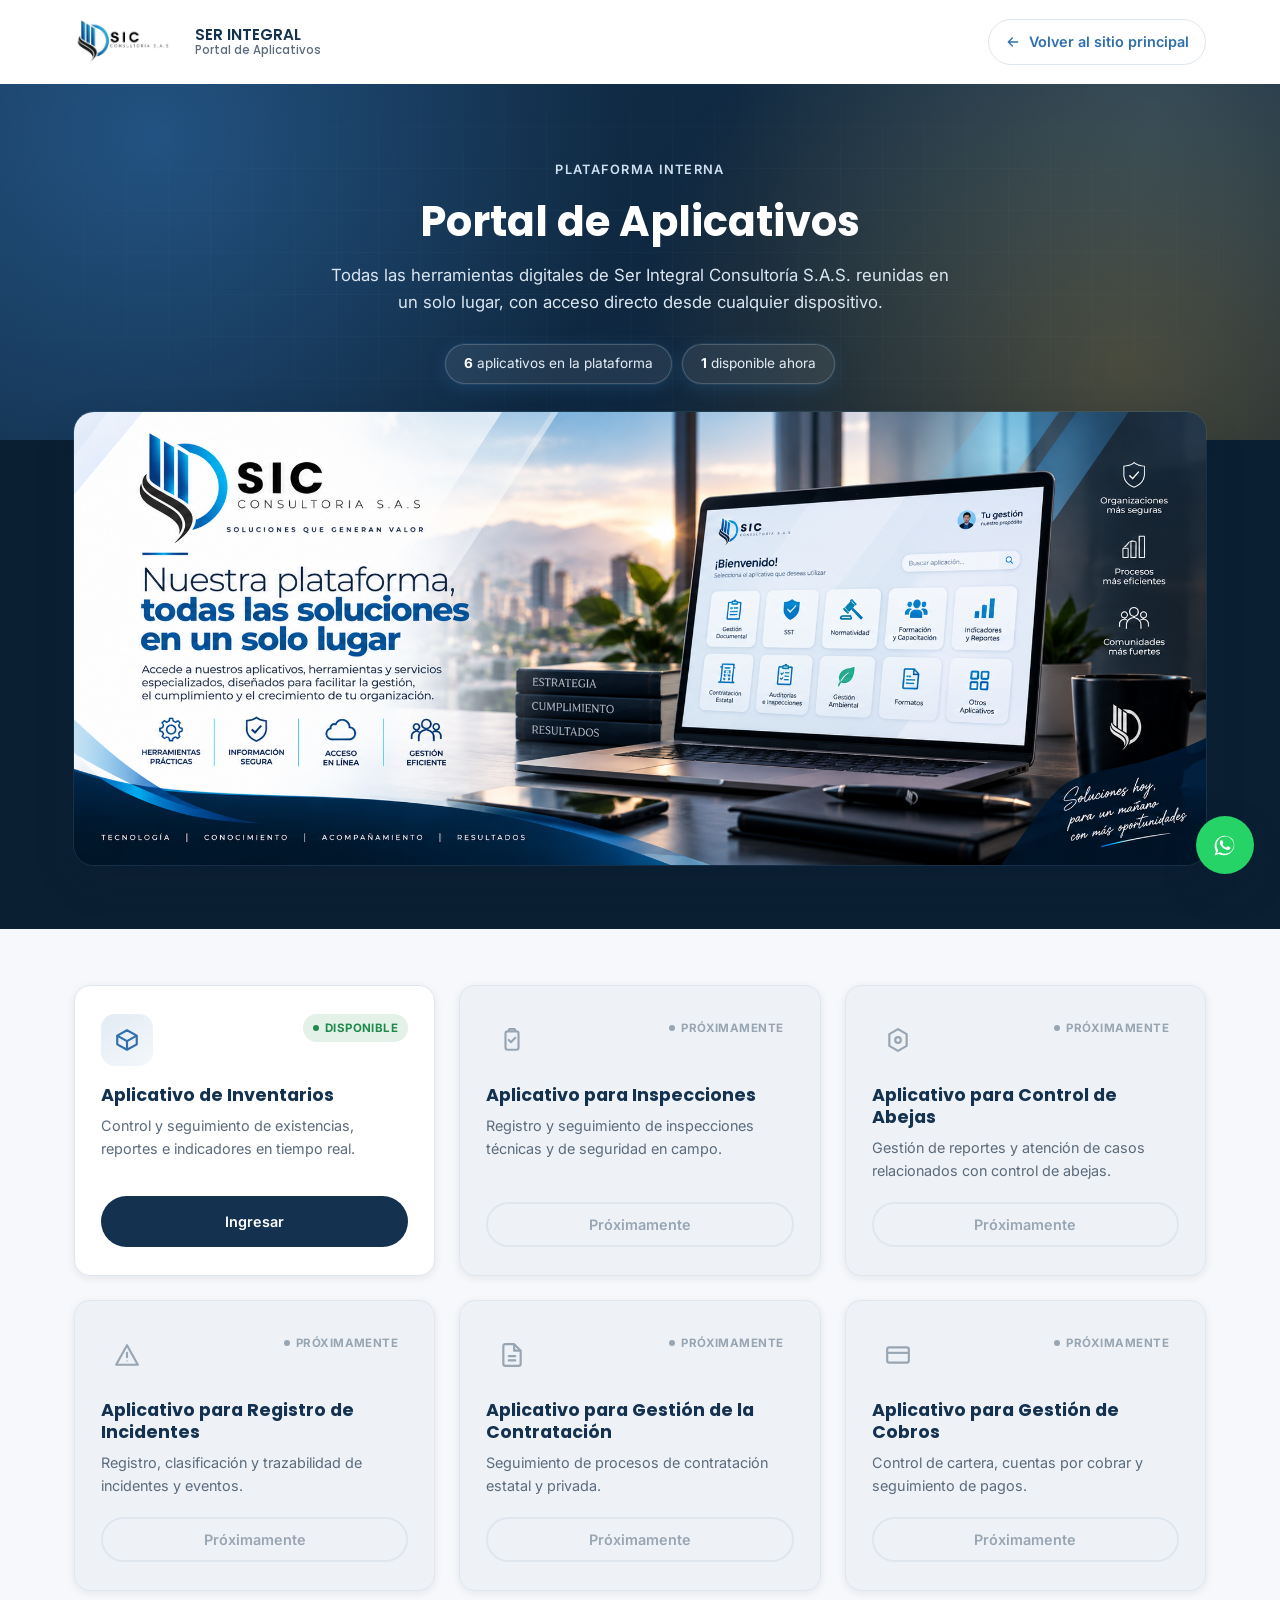
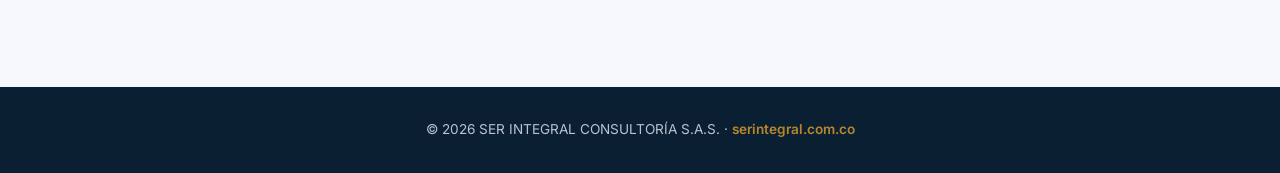
<file: aplicativos-portal/index.html>
<!DOCTYPE html>
<html lang="es">
<head>
  <meta charset="UTF-8" />
  <meta name="viewport" content="width=device-width, initial-scale=1.0" />
  <title>Portal de Aplicativos | Ser Integral Consultoría S.A.S.</title>
  <meta name="description" content="Portal de aplicativos de Ser Integral Consultoría S.A.S.: inventarios, inspecciones, control de abejas, incidentes, contratación y cobros, todo desde un solo lugar." />
  <meta name="robots" content="noindex" />

  <link rel="icon" href="assets/logos/logo-sic.jpeg" type="image/jpeg" />

  <link rel="preconnect" href="https://fonts.googleapis.com">
  <link href="https://fonts.googleapis.com/css2?family=Inter:wght@400;500;600;700&family=Poppins:wght@600;700&display=swap" rel="stylesheet">

  <link rel="stylesheet" href="css/styles.css?v=2" />
</head>
<body>

  <header class="site-header">
    <div class="container header-inner">
      <a href="https://serintegral.com.co" class="brand">
        <img src="assets/logos/logo-sic.jpeg" alt="Logo de Ser Integral Consultoría S.A.S." />
        <span class="brand-name">SER INTEGRAL<span>Portal de Aplicativos</span></span>
      </a>
      <a class="back-link" href="https://serintegral.com.co">
        <svg width="16" height="16" viewBox="0 0 24 24" fill="none" stroke="currentColor" stroke-width="2"><path d="M19 12H5M11 18l-6-6 6-6" stroke-linecap="round" stroke-linejoin="round"/></svg>
        Volver al sitio principal
      </a>
    </div>
  </header>

  <main>
    <section class="hub-hero">
      <div class="hub-hero-glow" aria-hidden="true"></div>
      <div class="hub-hero-grid" aria-hidden="true"></div>
      <div class="container">
        <span class="eyebrow">Plataforma interna</span>
        <h1>Portal de Aplicativos</h1>
        <p>Todas las herramientas digitales de Ser Integral Consultoría S.A.S. reunidas en un solo lugar, con acceso directo desde cualquier dispositivo.</p>
        <div class="hub-stats" id="hub-stats"></div>
      </div>
    </section>

    <section class="hub-showcase">
      <div class="container">
        <div class="showcase-banner">
          <img src="assets/img/plataforma-preview.png" alt="Vista previa de la plataforma: panel de bienvenida con acceso a Gestión Documental, SST, Normatividad, Formación y Capacitación, Indicadores y Reportes, Contratación Estatal, Auditorías e Inspecciones, Gestión Ambiental, Formatos y Otros Aplicativos." />
        </div>
      </div>
    </section>

    <section class="hub-apps">
      <div class="container">
        <div id="apps-grid" class="apps-grid" aria-live="polite"></div>
      </div>
    </section>
  </main>

  <footer class="site-footer">
    <div class="container">
      &copy; <span id="current-year"></span> SER INTEGRAL CONSULTORÍA S.A.S. ·
      <a href="https://serintegral.com.co">serintegral.com.co</a>
    </div>
  </footer>

  <a class="whatsapp-float" href="#" aria-label="Escríbenos por WhatsApp">
    <svg viewBox="0 0 24 24" fill="currentColor"><path d="M17.6 6.32A8.86 8.86 0 0012.05 4a8.94 8.94 0 00-7.75 13.4L3 21l3.7-1.28a8.9 8.9 0 004.34 1.13h0a8.94 8.94 0 007.75-13.4 8.86 8.86 0 00-1.19-1.13zM12.05 19.4a7.4 7.4 0 01-3.78-1.04l-.27-.16-2.8.97.94-2.73-.18-.28a7.44 7.44 0 1113.66-4.08 7.44 7.44 0 01-7.57 7.32zm4.08-5.57c-.22-.11-1.32-.65-1.53-.73s-.35-.11-.5.11-.58.73-.71.88-.26.17-.48.06a6.1 6.1 0 01-1.79-1.1 6.7 6.7 0 01-1.24-1.54c-.13-.22 0-.34.1-.45.1-.1.22-.26.33-.39.11-.13.15-.22.22-.37a.4.4 0 000-.39c-.06-.11-.5-1.2-.68-1.65-.18-.43-.36-.37-.5-.38h-.43a.83.83 0 00-.6.28 2.5 2.5 0 00-.79 1.87 4.36 4.36 0 00.91 2.3 9.98 9.98 0 003.82 3.38c.53.23.95.37 1.27.47.53.17 1.02.15 1.4.09.43-.06 1.32-.54 1.5-1.06.19-.52.19-.96.13-1.06s-.2-.16-.42-.27z"/></svg>
  </a>

  <script src="js/script.js?v=1"></script>
</body>
</html>
</file>
<file: css/styles.css>
/* =========================================================
   SER INTEGRAL CONSULTORÍA S.A.S — Hoja de estilos principal
   ========================================================= */

/* ---------- Variables globales ---------- */
:root {
  /* Colores corporativos — cámbialos aquí para actualizar toda la marca */
  --primary: #14324f;        /* azul corporativo oscuro (header, textos fuertes) */
  --primary-dark: #0b1f33;   /* azul aún más oscuro (hover, footer) */
  --secondary: #2f6fad;      /* azul medio (igual al degradado del logo) */
  --accent: #b8872b;         /* dorado/bronce — acento de conversión (CTAs) */
  --accent-dark: #96701f;
  --background: #f6f8fb;     /* fondo general de la página */
  --surface: #ffffff;        /* tarjetas, formularios */
  --surface-alt: #eef2f7;    /* franjas alternas */
  --text: #1c2530;
  --text-light: #5b6b7c;
  --border: #dfe6ee;
  --success: #1f8a4c;
  --error: #c0392b;

  --font-heading: 'Poppins', 'Segoe UI', Arial, sans-serif;
  --font-body: 'Inter', 'Segoe UI', Arial, sans-serif;

  --radius: 10px;
  --shadow-sm: 0 2px 8px rgba(11, 31, 51, 0.08);
  --shadow-md: 0 8px 24px rgba(11, 31, 51, 0.12);
  --shadow-lg: 0 16px 40px rgba(11, 31, 51, 0.16);

  --header-height: 84px;
  --header-height-scrolled: 64px;
  --transition: 0.25s ease;
}

/* ---------- Reset básico ---------- */
* , *::before, *::after { box-sizing: border-box; }

html { scroll-behavior: smooth; }

body {
  margin: 0;
  font-family: var(--font-body);
  color: var(--text);
  background: var(--background);
  line-height: 1.6;
  -webkit-font-smoothing: antialiased;
}

img { max-width: 100%; display: block; }

a { color: inherit; text-decoration: none; }

ul { list-style: none; margin: 0; padding: 0; }

h1, h2, h3, h4 {
  font-family: var(--font-heading);
  color: var(--primary);
  line-height: 1.25;
  margin: 0 0 0.6em;
}

p { margin: 0 0 1em; color: var(--text-light); text-align: justify; text-justify: inter-word; }

.container {
  width: 100%;
  max-width: 1180px;
  margin: 0 auto;
  padding: 0 24px;
}

section { padding: 96px 0; }

.section-header {
  text-align: center;
  max-width: 680px;
  margin: 0 auto 56px;
}

.section-header .eyebrow {
  display: inline-block;
  color: var(--secondary);
  font-weight: 600;
  letter-spacing: 0.08em;
  text-transform: uppercase;
  font-size: 0.8rem;
  margin-bottom: 12px;
}

.section-header h2 { font-size: clamp(1.6rem, 3vw, 2.2rem); }

.section-header p { margin-top: 12px; text-align: center; }

.section-alt { background: var(--surface-alt); }

/* ---------- Botones ---------- */
.btn {
  display: inline-flex;
  align-items: center;
  justify-content: center;
  gap: 8px;
  padding: 14px 28px;
  border-radius: 999px;
  font-family: var(--font-body);
  font-weight: 600;
  font-size: 0.95rem;
  border: 2px solid transparent;
  cursor: pointer;
  transition: transform var(--transition), box-shadow var(--transition), background var(--transition), color var(--transition);
  white-space: nowrap;
}

.btn:active { transform: translateY(1px); }

.btn-primary {
  background: var(--accent);
  color: #ffffff;
  box-shadow: var(--shadow-sm);
}
.btn-primary:hover { background: var(--accent-dark); box-shadow: var(--shadow-md); }

.btn-outline {
  background: transparent;
  border-color: rgba(255, 255, 255, 0.6);
  color: inherit;
}
.btn-outline:hover { background: rgba(255, 255, 255, 0.12); }

.btn-secondary {
  background: var(--primary);
  color: #ffffff;
}
.btn-secondary:hover { background: var(--primary-dark); }

.btn-block { width: 100%; }

/* ---------- Header ---------- */
.site-header {
  position: sticky;
  top: 0;
  z-index: 1000;
  background: var(--surface);
  box-shadow: 0 1px 0 rgba(11, 31, 51, 0.06);
  transition: box-shadow var(--transition), height var(--transition);
}

.site-header.is-scrolled { box-shadow: var(--shadow-sm); }

.header-inner {
  display: flex;
  align-items: center;
  justify-content: space-between;
  height: var(--header-height);
  transition: height var(--transition);
}

.site-header.is-scrolled .header-inner { height: var(--header-height-scrolled); }

.brand { display: flex; align-items: center; gap: 10px; }
.brand img { height: 44px; width: auto; transition: height var(--transition); }
.site-header.is-scrolled .brand img { height: 36px; }

.main-nav { display: flex; align-items: center; gap: 6px; }

.main-nav a.nav-link {
  padding: 10px 14px;
  border-radius: 999px;
  font-weight: 500;
  font-size: 0.95rem;
  color: var(--text);
  transition: background var(--transition), color var(--transition);
}

.main-nav a.nav-link:hover,
.main-nav a.nav-link.active {
  background: var(--surface-alt);
  color: var(--secondary);
}

.nav-app-btn {
  margin-left: 8px;
  background: var(--primary);
  color: #fff !important;
  padding: 10px 20px;
  border-radius: 999px;
  font-weight: 600;
  box-shadow: var(--shadow-sm);
}
.nav-app-btn:hover { background: var(--primary-dark) !important; }

.nav-toggle {
  display: none;
  flex-direction: column;
  gap: 5px;
  background: none;
  border: none;
  cursor: pointer;
  padding: 8px;
}
.nav-toggle span {
  width: 26px;
  height: 2px;
  background: var(--primary);
  border-radius: 2px;
  transition: transform var(--transition), opacity var(--transition);
}
.nav-toggle.is-open span:nth-child(1) { transform: translateY(7px) rotate(45deg); }
.nav-toggle.is-open span:nth-child(2) { opacity: 0; }
.nav-toggle.is-open span:nth-child(3) { transform: translateY(-7px) rotate(-45deg); }

/* ---------- Hero ---------- */
.hero {
  background: linear-gradient(135deg, var(--primary) 0%, var(--primary-dark) 100%);
  color: #ffffff;
  padding: 100px 0;
  overflow: hidden;
}

.hero-inner {
  display: grid;
  grid-template-columns: 1.1fr 0.9fr;
  align-items: center;
  gap: 48px;
}

.hero-text .eyebrow {
  display: inline-block;
  text-transform: uppercase;
  letter-spacing: 0.1em;
  font-size: 0.8rem;
  font-weight: 600;
  color: #cfe0f0;
  margin-bottom: 18px;
}

.hero-text h1 {
  color: #ffffff;
  font-size: clamp(2rem, 4vw, 2.9rem);
  margin-bottom: 18px;
}

.hero-text p.lead {
  color: #dbe6f0;
  font-size: 1.1rem;
  max-width: 540px;
}

.hero-actions { display: flex; gap: 16px; flex-wrap: wrap; margin-top: 32px; }

.hero-stats {
  display: grid;
  grid-template-columns: repeat(2, 1fr);
  gap: 16px;
  margin-top: 48px;
  max-width: 520px;
}

.stat-card {
  background: rgba(255, 255, 255, 0.08);
  border: 1px solid rgba(255, 255, 255, 0.15);
  border-radius: var(--radius);
  padding: 18px 16px;
  text-align: left;
}

.stat-card .stat-number {
  font-family: var(--font-heading);
  font-size: 1.5rem;
  font-weight: 700;
  color: #ffffff;
  display: block;
}

.stat-card .stat-label {
  font-size: 0.82rem;
  color: #c4d5e4;
}

.hero-visual {
  position: relative;
  display: flex;
  align-items: center;
  justify-content: center;
}

.hero-visual .visual-frame {
  width: 100%;
  border-radius: 20px;
  border: 1px solid rgba(255,255,255,0.18);
  box-shadow: var(--shadow-lg);
  overflow: hidden;
}

.hero-visual .visual-frame img {
  width: 100%;
  height: auto;
  display: block;
}

/* ---------- Quiénes somos ---------- */
.about-banner {
  border-radius: 16px;
  overflow: hidden;
  box-shadow: var(--shadow-md);
  background: var(--primary);
  margin-bottom: 48px;
}

.about-banner img {
  width: 100%;
  height: auto;
  display: block;
  object-fit: cover;
}

.about-content { max-width: 820px; }

.about-content .badge-framework {
  display: inline-block;
  background: var(--surface-alt);
  border: 1px solid var(--border);
  color: var(--text-light);
  font-size: 0.82rem;
  padding: 8px 14px;
  border-radius: 999px;
  margin-bottom: 18px;
}

.about-list { margin-top: 22px; display: grid; gap: 14px; }

.about-list li {
  display: flex;
  gap: 12px;
  align-items: flex-start;
  color: var(--text);
  font-weight: 500;
}

.about-list li svg { flex-shrink: 0; color: var(--secondary); margin-top: 3px; }

/* ---------- Métodología ---------- */
.methodology-steps {
  display: grid;
  grid-template-columns: repeat(4, 1fr);
  gap: 4px;
  border-radius: var(--radius);
  overflow: hidden;
  box-shadow: var(--shadow-sm);
}

.methodology-steps .step {
  padding: 32px 20px;
  color: #fff;
  text-align: center;
}

.methodology-steps .step .step-number {
  font-family: var(--font-heading);
  font-size: 1.8rem;
  font-weight: 700;
  display: block;
  margin-bottom: 8px;
  opacity: 0.85;
}

.methodology-steps .step:nth-child(1) { background: var(--primary-dark); }
.methodology-steps .step:nth-child(2) { background: var(--primary); }
.methodology-steps .step:nth-child(3) { background: var(--secondary); }
.methodology-steps .step:nth-child(4) { background: #4f8fc7; }

.modalities-grid {
  display: grid;
  grid-template-columns: repeat(3, 1fr);
  gap: 24px;
  margin-top: 48px;
}

.modality-card {
  background: var(--surface);
  border: 1px solid var(--border);
  border-radius: var(--radius);
  padding: 28px 24px;
}

.modality-card .modality-number {
  display: inline-flex;
  align-items: center;
  justify-content: center;
  width: 36px;
  height: 36px;
  border-radius: 50%;
  background: var(--surface-alt);
  color: var(--secondary);
  font-weight: 700;
  margin-bottom: 14px;
}

/* ---------- Misión y visión ---------- */
.mv-grid {
  display: grid;
  grid-template-columns: repeat(2, 1fr);
  gap: 28px;
}

.mv-card {
  background: var(--surface);
  border-radius: var(--radius);
  padding: 40px 32px;
  box-shadow: var(--shadow-sm);
  border-top: 4px solid var(--secondary);
}

.mv-card:nth-child(2) { border-top-color: var(--accent); }

.mv-card .mv-icon {
  width: 48px;
  height: 48px;
  border-radius: 12px;
  background: var(--surface-alt);
  display: flex;
  align-items: center;
  justify-content: center;
  color: var(--secondary);
  margin-bottom: 20px;
}

.mv-card:nth-child(2) .mv-icon { color: var(--accent); }

/* ---------- Servicios ---------- */
.services-groups { display: grid; gap: 48px; }

.service-group-title {
  display: flex;
  align-items: center;
  gap: 12px;
  margin-bottom: 22px;
}

.service-group-title .group-index {
  width: 34px;
  height: 34px;
  border-radius: 8px;
  background: var(--primary);
  color: #fff;
  display: flex;
  align-items: center;
  justify-content: center;
  font-weight: 700;
  font-family: var(--font-heading);
  flex-shrink: 0;
}

.service-group-title h3 { margin: 0; font-size: 1.2rem; }

.services-grid {
  display: grid;
  grid-template-columns: repeat(auto-fit, minmax(260px, 1fr));
  gap: 22px;
}

.service-card {
  background: var(--surface);
  border: 1px solid var(--border);
  border-radius: var(--radius);
  padding: 26px 24px;
  transition: transform var(--transition), box-shadow var(--transition), border-color var(--transition);
  display: flex;
  flex-direction: column;
}

.service-card:hover {
  transform: translateY(-4px);
  box-shadow: var(--shadow-md);
  border-color: transparent;
}

.service-card .service-tag {
  align-self: flex-start;
  background: var(--surface-alt);
  color: var(--secondary);
  font-weight: 700;
  font-size: 0.72rem;
  letter-spacing: 0.06em;
  padding: 5px 10px;
  border-radius: 6px;
  margin-bottom: 14px;
}

.service-card h4 { font-size: 1.05rem; margin-bottom: 10px; }

.service-card p { flex: 1; font-size: 0.92rem; margin-bottom: 18px; }

.service-card .service-link {
  color: var(--secondary);
  font-weight: 600;
  font-size: 0.9rem;
  display: inline-flex;
  align-items: center;
  gap: 6px;
}

.service-card .service-link svg { transition: transform var(--transition); }
.service-card .service-link:hover svg { transform: translateX(3px); }

/* ---------- Diferenciales ---------- */
.diff-grid {
  display: grid;
  grid-template-columns: repeat(auto-fit, minmax(240px, 1fr));
  gap: 22px;
}

.diff-card {
  background: var(--surface);
  border-radius: var(--radius);
  padding: 28px 22px;
  text-align: center;
  box-shadow: var(--shadow-sm);
}

.diff-card .diff-icon {
  width: 52px;
  height: 52px;
  border-radius: 50%;
  background: var(--surface-alt);
  color: var(--secondary);
  display: flex;
  align-items: center;
  justify-content: center;
  margin: 0 auto 16px;
}

.diff-card h4 { font-size: 1rem; margin-bottom: 8px; }
.diff-card p { font-size: 0.88rem; margin-bottom: 0; text-align: center; }

/* ---------- Resultados ---------- */
.results-grid {
  display: grid;
  grid-template-columns: repeat(auto-fit, minmax(240px, 1fr));
  gap: 22px;
}

.result-card {
  display: flex;
  gap: 14px;
  align-items: flex-start;
  background: var(--surface);
  border-radius: var(--radius);
  padding: 22px;
  border-left: 3px solid var(--accent);
}

.result-card svg { color: var(--accent); flex-shrink: 0; margin-top: 2px; }
.result-card h4 { font-size: 0.98rem; margin-bottom: 6px; }
.result-card p { font-size: 0.87rem; margin-bottom: 0; }

/* ---------- Aplicativo de inventarios ---------- */
.app-section {
  background: linear-gradient(120deg, var(--primary-dark), var(--primary));
  color: #fff;
  border-radius: 24px;
  margin: 0 24px;
  max-width: 1180px;
  margin-inline: auto;
  padding: 72px 48px;
}

.app-inner {
  display: grid;
  grid-template-columns: 1.1fr 0.9fr;
  gap: 48px;
  align-items: center;
}

.app-inner h2 { color: #fff; }
.app-inner p { color: #d7e3ee; }

.app-actions { display: flex; gap: 16px; flex-wrap: wrap; margin-top: 28px; }

.app-visual {
  background: rgba(255,255,255,0.08);
  border: 1px solid rgba(255,255,255,0.16);
  border-radius: 16px;
  padding: 32px;
  display: grid;
  gap: 16px;
}

.app-visual .app-feature {
  display: flex;
  gap: 12px;
  align-items: flex-start;
  font-size: 0.9rem;
  color: #e4edf5;
}

.app-visual .app-feature svg { color: var(--accent); flex-shrink: 0; margin-top: 2px; }

/* ---------- Formularios ---------- */
.forms-section .container { max-width: 1000px; }

.form-card {
  background: var(--surface);
  border-radius: 16px;
  box-shadow: var(--shadow-md);
  padding: 44px;
}

.form-grid {
  display: grid;
  grid-template-columns: repeat(2, 1fr);
  gap: 20px;
}

.form-field { display: flex; flex-direction: column; gap: 6px; }
.form-field.full { grid-column: 1 / -1; }

.form-field label {
  font-size: 0.85rem;
  font-weight: 600;
  color: var(--text);
}

.form-field label .required { color: var(--error); margin-left: 3px; }

.form-field input,
.form-field select,
.form-field textarea {
  font-family: var(--font-body);
  font-size: 0.95rem;
  padding: 12px 14px;
  border-radius: 8px;
  border: 1px solid var(--border);
  background: var(--background);
  color: var(--text);
  transition: border-color var(--transition), box-shadow var(--transition);
}

.form-field input:focus,
.form-field select:focus,
.form-field textarea:focus {
  outline: none;
  border-color: var(--secondary);
  box-shadow: 0 0 0 3px rgba(47, 111, 173, 0.15);
}

.form-field textarea { resize: vertical; min-height: 110px; }

.form-field input.field-error,
.form-field select.field-error,
.form-field textarea.field-error {
  border-color: var(--error);
  box-shadow: 0 0 0 3px rgba(192, 57, 43, 0.12);
}

.form-checkbox {
  display: flex;
  align-items: flex-start;
  gap: 10px;
  font-size: 0.85rem;
  color: var(--text-light);
}

.form-checkbox input { margin-top: 4px; }

.form-footer {
  margin-top: 26px;
  display: flex;
  align-items: center;
  gap: 20px;
  flex-wrap: wrap;
}

.form-message {
  font-size: 0.9rem;
  font-weight: 600;
  padding: 10px 16px;
  border-radius: 8px;
  display: none;
}

.form-message.show { display: inline-block; }
.form-message.success { background: rgba(31, 138, 76, 0.12); color: var(--success); }
.form-message.error { background: rgba(192, 57, 43, 0.12); color: var(--error); }

/* ---------- Contacto ---------- */
.contact-grid {
  display: grid;
  grid-template-columns: 1fr 1fr;
  gap: 48px;
}

.contact-info { display: grid; gap: 20px; align-content: start; }

.contact-item {
  display: flex;
  gap: 14px;
  align-items: flex-start;
  background: var(--surface);
  border-radius: var(--radius);
  padding: 18px 20px;
  box-shadow: var(--shadow-sm);
}

.contact-item svg { color: var(--secondary); flex-shrink: 0; margin-top: 2px; }
.contact-item strong { display: block; color: var(--text); font-size: 0.92rem; }
.contact-item span { font-size: 0.88rem; color: var(--text-light); }

/* ---------- Footer ---------- */
.site-footer {
  background: var(--primary-dark);
  color: #cfd9e2;
  padding: 72px 0 28px;
}

.footer-grid {
  display: grid;
  grid-template-columns: 1.4fr 1fr 1fr 1.2fr;
  gap: 40px;
  padding-bottom: 40px;
  border-bottom: 1px solid rgba(255,255,255,0.1);
}

.footer-brand img { height: 40px; margin-bottom: 16px; filter: brightness(0) invert(1); }
.footer-brand p { color: #9fb0c0; font-size: 0.9rem; }

.footer-social { display: flex; gap: 10px; margin-top: 16px; }
.footer-social a {
  width: 36px;
  height: 36px;
  border-radius: 50%;
  background: rgba(255,255,255,0.08);
  display: flex;
  align-items: center;
  justify-content: center;
  transition: background var(--transition);
}
.footer-social a:hover { background: var(--secondary); }

.footer-col h5 {
  color: #fff;
  font-family: var(--font-heading);
  font-size: 0.95rem;
  margin-bottom: 18px;
  text-transform: uppercase;
  letter-spacing: 0.05em;
}

.footer-col ul { display: grid; gap: 12px; }
.footer-col a, .footer-col span { color: #b7c4d1; font-size: 0.9rem; transition: color var(--transition); }
.footer-col a:hover { color: #fff; }

.footer-app-link {
  display: inline-flex;
  align-items: center;
  gap: 8px;
  margin-top: 8px;
  color: var(--accent) !important;
  font-weight: 600;
}

.footer-bottom {
  display: flex;
  justify-content: space-between;
  align-items: center;
  flex-wrap: wrap;
  gap: 12px;
  padding-top: 24px;
  font-size: 0.82rem;
  color: #8ea0b2;
}

.footer-bottom a { color: #8ea0b2; }
.footer-bottom a:hover { color: #fff; }
.footer-legal { display: flex; gap: 20px; flex-wrap: wrap; }

/* ---------- WhatsApp flotante ---------- */
.whatsapp-float {
  position: fixed;
  bottom: 26px;
  right: 26px;
  width: 58px;
  height: 58px;
  border-radius: 50%;
  background: #25d366;
  display: flex;
  align-items: center;
  justify-content: center;
  box-shadow: var(--shadow-lg);
  z-index: 900;
  transition: transform var(--transition);
}
.whatsapp-float:hover { transform: scale(1.08); }
.whatsapp-float svg { width: 28px; height: 28px; color: #fff; }

/* ---------- Botón volver arriba ---------- */
.back-to-top {
  position: fixed;
  bottom: 26px;
  right: 96px;
  width: 46px;
  height: 46px;
  border-radius: 50%;
  background: var(--primary);
  color: #fff;
  border: none;
  display: flex;
  align-items: center;
  justify-content: center;
  cursor: pointer;
  box-shadow: var(--shadow-md);
  opacity: 0;
  visibility: hidden;
  transform: translateY(10px);
  transition: opacity var(--transition), transform var(--transition), visibility var(--transition);
  z-index: 900;
}
.back-to-top.is-visible { opacity: 1; visibility: visible; transform: translateY(0); }
.back-to-top:hover { background: var(--secondary); }

/* ---------- Animaciones al hacer scroll ---------- */
.reveal {
  opacity: 0;
  transform: translateY(24px);
  transition: opacity 0.6s ease, transform 0.6s ease;
}
.reveal.is-visible { opacity: 1; transform: translateY(0); }

@media (prefers-reduced-motion: reduce) {
  .reveal { opacity: 1; transform: none; transition: none; }
  html { scroll-behavior: auto; }
}

/* ---------- Responsive ---------- */
@media (max-width: 1024px) {
  .hero-inner { grid-template-columns: 1fr; }
  .hero-visual { order: -1; width: 100%; max-width: 420px; margin: 0 auto; }
  .app-inner { grid-template-columns: 1fr; }
  .contact-grid { grid-template-columns: 1fr; }
  .footer-grid { grid-template-columns: 1fr 1fr; }
}

@media (max-width: 900px) {
  .main-nav { display: none; }
  .nav-toggle { display: flex; }

  .main-nav.is-open {
    display: flex;
    position: absolute;
    top: 100%;
    left: 0;
    right: 0;
    background: var(--surface);
    flex-direction: column;
    align-items: stretch;
    padding: 12px 24px 24px;
    box-shadow: var(--shadow-md);
  }
  .main-nav.is-open a.nav-link { padding: 14px 10px; }
  .main-nav.is-open .nav-app-btn { margin: 8px 0 0; text-align: center; }

  .methodology-steps { grid-template-columns: repeat(2, 1fr); }
  .modalities-grid { grid-template-columns: 1fr; }
  .mv-grid { grid-template-columns: 1fr; }
}

@media (max-width: 640px) {
  section { padding: 64px 0; }
  .hero { padding: 64px 0; }
  .hero-stats { grid-template-columns: 1fr 1fr; }
  .form-grid { grid-template-columns: 1fr; }
  .footer-grid { grid-template-columns: 1fr; }
  .app-section { margin: 0 16px; padding: 48px 24px; }
  .back-to-top { right: 20px; bottom: 96px; }
  .whatsapp-float { right: 20px; bottom: 20px; }
  .footer-bottom { flex-direction: column; align-items: flex-start; }
}
</file>
<file: aplicativos-portal/css/styles.css>
/* =========================================================
   SER INTEGRAL CONSULTORÍA S.A.S — Portal de Aplicativos
   Comparte la identidad visual del sitio principal.
   ========================================================= */

:root {
  --primary: #14324f;
  --primary-dark: #0b1f33;
  --secondary: #2f6fad;
  --accent: #b8872b;
  --accent-dark: #96701f;
  --background: #f6f8fb;
  --surface: #ffffff;
  --surface-alt: #eef2f7;
  --text: #1c2530;
  --text-light: #5b6b7c;
  --border: #dfe6ee;
  --success: #1f8a4c;
  --muted: #98a5b3;

  --font-heading: 'Poppins', 'Segoe UI', Arial, sans-serif;
  --font-body: 'Inter', 'Segoe UI', Arial, sans-serif;

  --radius: 10px;
  --shadow-sm: 0 2px 8px rgba(11, 31, 51, 0.08);
  --shadow-md: 0 8px 24px rgba(11, 31, 51, 0.12);
  --shadow-lg: 0 16px 40px rgba(11, 31, 51, 0.16);
  --transition: 0.25s ease;
}

* , *::before, *::after { box-sizing: border-box; }

body {
  margin: 0;
  font-family: var(--font-body);
  color: var(--text);
  background: var(--background);
  line-height: 1.6;
  -webkit-font-smoothing: antialiased;
}

img { max-width: 100%; display: block; }
a { color: inherit; text-decoration: none; }
ul { list-style: none; margin: 0; padding: 0; }

h1, h2, h3 {
  font-family: var(--font-heading);
  color: var(--primary);
  line-height: 1.25;
  margin: 0 0 0.6em;
}

p { margin: 0 0 1em; color: var(--text-light); }

.container {
  width: 100%;
  max-width: 1180px;
  margin: 0 auto;
  padding: 0 24px;
}

/* ---------- Header ---------- */
.site-header {
  background: var(--surface);
  box-shadow: 0 1px 0 rgba(11, 31, 51, 0.06);
}

.header-inner {
  display: flex;
  align-items: center;
  justify-content: space-between;
  height: 84px;
  gap: 16px;
}

.brand { display: flex; align-items: center; gap: 10px; }
.brand img { height: 44px; width: auto; }
.brand .brand-name {
  font-family: var(--font-heading);
  font-weight: 600;
  color: var(--primary);
  font-size: 0.95rem;
  line-height: 1.2;
}
.brand .brand-name span { display: block; font-size: 0.72rem; color: var(--text-light); font-weight: 500; }

.back-link {
  display: inline-flex;
  align-items: center;
  gap: 8px;
  font-size: 0.9rem;
  font-weight: 600;
  color: var(--secondary);
  padding: 10px 16px;
  border-radius: 999px;
  border: 1px solid var(--border);
  transition: background var(--transition), color var(--transition);
  white-space: nowrap;
}
.back-link:hover { background: var(--surface-alt); }

/* ---------- Hub hero ---------- */
.hub-hero {
  position: relative;
  background: linear-gradient(135deg, var(--primary) 0%, var(--primary-dark) 100%);
  color: #fff;
  padding: 72px 0 56px;
  text-align: center;
  overflow: hidden;
  isolation: isolate;
}

.hub-hero-glow {
  position: absolute;
  inset: 0;
  z-index: 0;
  background:
    radial-gradient(circle at 12% 15%, rgba(47, 111, 173, 0.55), transparent 40%),
    radial-gradient(circle at 88% 78%, rgba(184, 135, 43, 0.32), transparent 42%),
    radial-gradient(circle at 90% 10%, rgba(120, 200, 255, 0.18), transparent 35%);
}

.hub-hero-grid {
  position: absolute;
  inset: 0;
  z-index: 0;
  opacity: 0.35;
  background-image:
    linear-gradient(rgba(255, 255, 255, 0.06) 1px, transparent 1px),
    linear-gradient(90deg, rgba(255, 255, 255, 0.06) 1px, transparent 1px);
  background-size: 42px 42px;
  mask-image: radial-gradient(ellipse at center, #000 45%, transparent 85%);
}

.hub-hero .container { position: relative; z-index: 1; }

.hub-hero .eyebrow {
  display: inline-block;
  text-transform: uppercase;
  letter-spacing: 0.1em;
  font-size: 0.8rem;
  font-weight: 600;
  color: #cfe0f0;
  margin-bottom: 16px;
}

.hub-hero h1 {
  color: #fff;
  font-size: clamp(1.8rem, 4vw, 2.6rem);
  margin-bottom: 14px;
}

.hub-hero p {
  color: #dbe6f0;
  max-width: 620px;
  margin: 0 auto;
  font-size: 1.05rem;
}

.hub-hero .hub-stats {
  margin-top: 28px;
  display: inline-flex;
  gap: 10px;
  flex-wrap: wrap;
  justify-content: center;
}

.hub-stat-pill {
  background: rgba(255,255,255,0.08);
  border: 1px solid rgba(255,255,255,0.18);
  border-radius: 999px;
  padding: 8px 18px;
  font-size: 0.85rem;
  color: #e4edf5;
  backdrop-filter: blur(6px);
  box-shadow: 0 0 0 1px rgba(120, 200, 255, 0.08), 0 4px 18px rgba(47, 111, 173, 0.25);
}

.hub-stat-pill strong { color: #fff; }

/* ---------- Showcase (vista previa de la plataforma) ---------- */
.hub-showcase {
  background: var(--primary-dark);
  padding: 0 0 64px;
}

.showcase-banner {
  border-radius: 20px;
  overflow: hidden;
  box-shadow: var(--shadow-lg), 0 0 0 1px rgba(120, 200, 255, 0.12);
  margin-top: -28px;
  position: relative;
  z-index: 2;
}

.showcase-banner img {
  width: 100%;
  height: auto;
  display: block;
}

/* ---------- Apps grid ---------- */
.hub-apps { padding: 56px 0 96px; }

.apps-grid {
  display: grid;
  grid-template-columns: repeat(auto-fit, minmax(280px, 1fr));
  gap: 24px;
}

.app-card {
  background: var(--surface);
  border: 1px solid var(--border);
  border-radius: 16px;
  padding: 28px 26px;
  display: flex;
  flex-direction: column;
  box-shadow: var(--shadow-sm);
  transition: transform var(--transition), box-shadow var(--transition), border-color var(--transition);
  opacity: 0;
  transform: translateY(16px);
  animation: app-card-in 0.5s ease forwards;
}

@keyframes app-card-in {
  to { opacity: 1; transform: translateY(0); }
}

.app-card.is-available:hover {
  transform: translateY(-6px);
  box-shadow: var(--shadow-lg), 0 0 0 1px rgba(47, 111, 173, 0.35), 0 0 24px rgba(47, 111, 173, 0.18);
  border-color: transparent;
}

.app-card-top {
  display: flex;
  align-items: flex-start;
  justify-content: space-between;
  gap: 12px;
  margin-bottom: 18px;
}

.app-icon {
  width: 52px;
  height: 52px;
  border-radius: 14px;
  background: linear-gradient(145deg, rgba(47,111,173,0.14), rgba(47,111,173,0.05));
  color: var(--secondary);
  display: flex;
  align-items: center;
  justify-content: center;
  flex-shrink: 0;
}

.app-card.is-coming-soon .app-icon {
  color: var(--muted);
  background: var(--surface-alt);
}

.app-status {
  display: inline-flex;
  align-items: center;
  gap: 6px;
  font-size: 0.72rem;
  font-weight: 700;
  letter-spacing: 0.04em;
  text-transform: uppercase;
  padding: 5px 10px;
  border-radius: 999px;
  white-space: nowrap;
}

.app-status::before {
  content: "";
  width: 6px;
  height: 6px;
  border-radius: 50%;
  background: currentColor;
}

.app-status.available {
  background: rgba(31, 138, 76, 0.12);
  color: var(--success);
}

.app-status.available::before { animation: status-pulse 1.8s ease-in-out infinite; }

@keyframes status-pulse {
  0%, 100% { box-shadow: 0 0 0 0 rgba(31, 138, 76, 0.45); }
  50% { box-shadow: 0 0 0 4px rgba(31, 138, 76, 0); }
}

.app-status.coming-soon { background: var(--surface-alt); color: var(--muted); }

.app-card h3 { font-size: 1.1rem; margin-bottom: 8px; }
.app-card p { font-size: 0.9rem; flex: 1; margin-bottom: 20px; }

.app-card .btn {
  display: inline-flex;
  align-items: center;
  justify-content: center;
  gap: 8px;
  padding: 12px 20px;
  border-radius: 999px;
  font-family: var(--font-body);
  font-weight: 600;
  font-size: 0.9rem;
  border: 2px solid transparent;
  cursor: pointer;
  transition: background var(--transition), color var(--transition), transform var(--transition);
  width: 100%;
}

.app-card.is-available .btn {
  background: var(--primary);
  color: #fff;
}
.app-card.is-available .btn:hover { background: var(--primary-dark); }

.app-card.is-coming-soon {
  background: var(--surface-alt);
}

.app-card.is-coming-soon .btn {
  background: transparent;
  border-color: var(--border);
  color: var(--muted);
  cursor: not-allowed;
}

/* ---------- Toast ---------- */
.toast {
  position: fixed;
  left: 50%;
  bottom: 28px;
  transform: translate(-50%, 20px);
  background: var(--primary-dark);
  color: #fff;
  padding: 14px 22px;
  border-radius: 10px;
  font-size: 0.9rem;
  box-shadow: var(--shadow-lg);
  opacity: 0;
  pointer-events: none;
  transition: opacity var(--transition), transform var(--transition);
  z-index: 1000;
  text-align: center;
}

.toast.show {
  opacity: 1;
  transform: translate(-50%, 0);
}

/* ---------- WhatsApp flotante ---------- */
.whatsapp-float {
  position: fixed;
  bottom: 26px;
  right: 26px;
  width: 58px;
  height: 58px;
  border-radius: 50%;
  background: #25d366;
  display: flex;
  align-items: center;
  justify-content: center;
  box-shadow: var(--shadow-lg);
  z-index: 900;
  transition: transform var(--transition);
}
.whatsapp-float:hover { transform: scale(1.08); }
.whatsapp-float svg { width: 28px; height: 28px; color: #fff; }

/* ---------- Footer ---------- */
.site-footer {
  background: var(--primary-dark);
  color: #b7c4d1;
  padding: 32px 0;
  text-align: center;
  font-size: 0.85rem;
}

.site-footer a { color: var(--accent); font-weight: 600; }
.site-footer a:hover { text-decoration: underline; }

/* ---------- Responsive ---------- */
@media (max-width: 640px) {
  .header-inner { height: auto; padding: 16px 0; flex-wrap: wrap; gap: 12px; }
  .hub-hero { padding: 56px 0 40px; }
  .hub-apps { padding: 40px 0 64px; }
  .apps-grid { grid-template-columns: 1fr; }
  .whatsapp-float { right: 20px; bottom: 20px; }
  .showcase-banner { margin-top: -16px; border-radius: 14px; }
}

@media (prefers-reduced-motion: reduce) {
  .app-card { animation: none; opacity: 1; transform: none; }
  .app-status.available::before { animation: none; }
}
</file>
